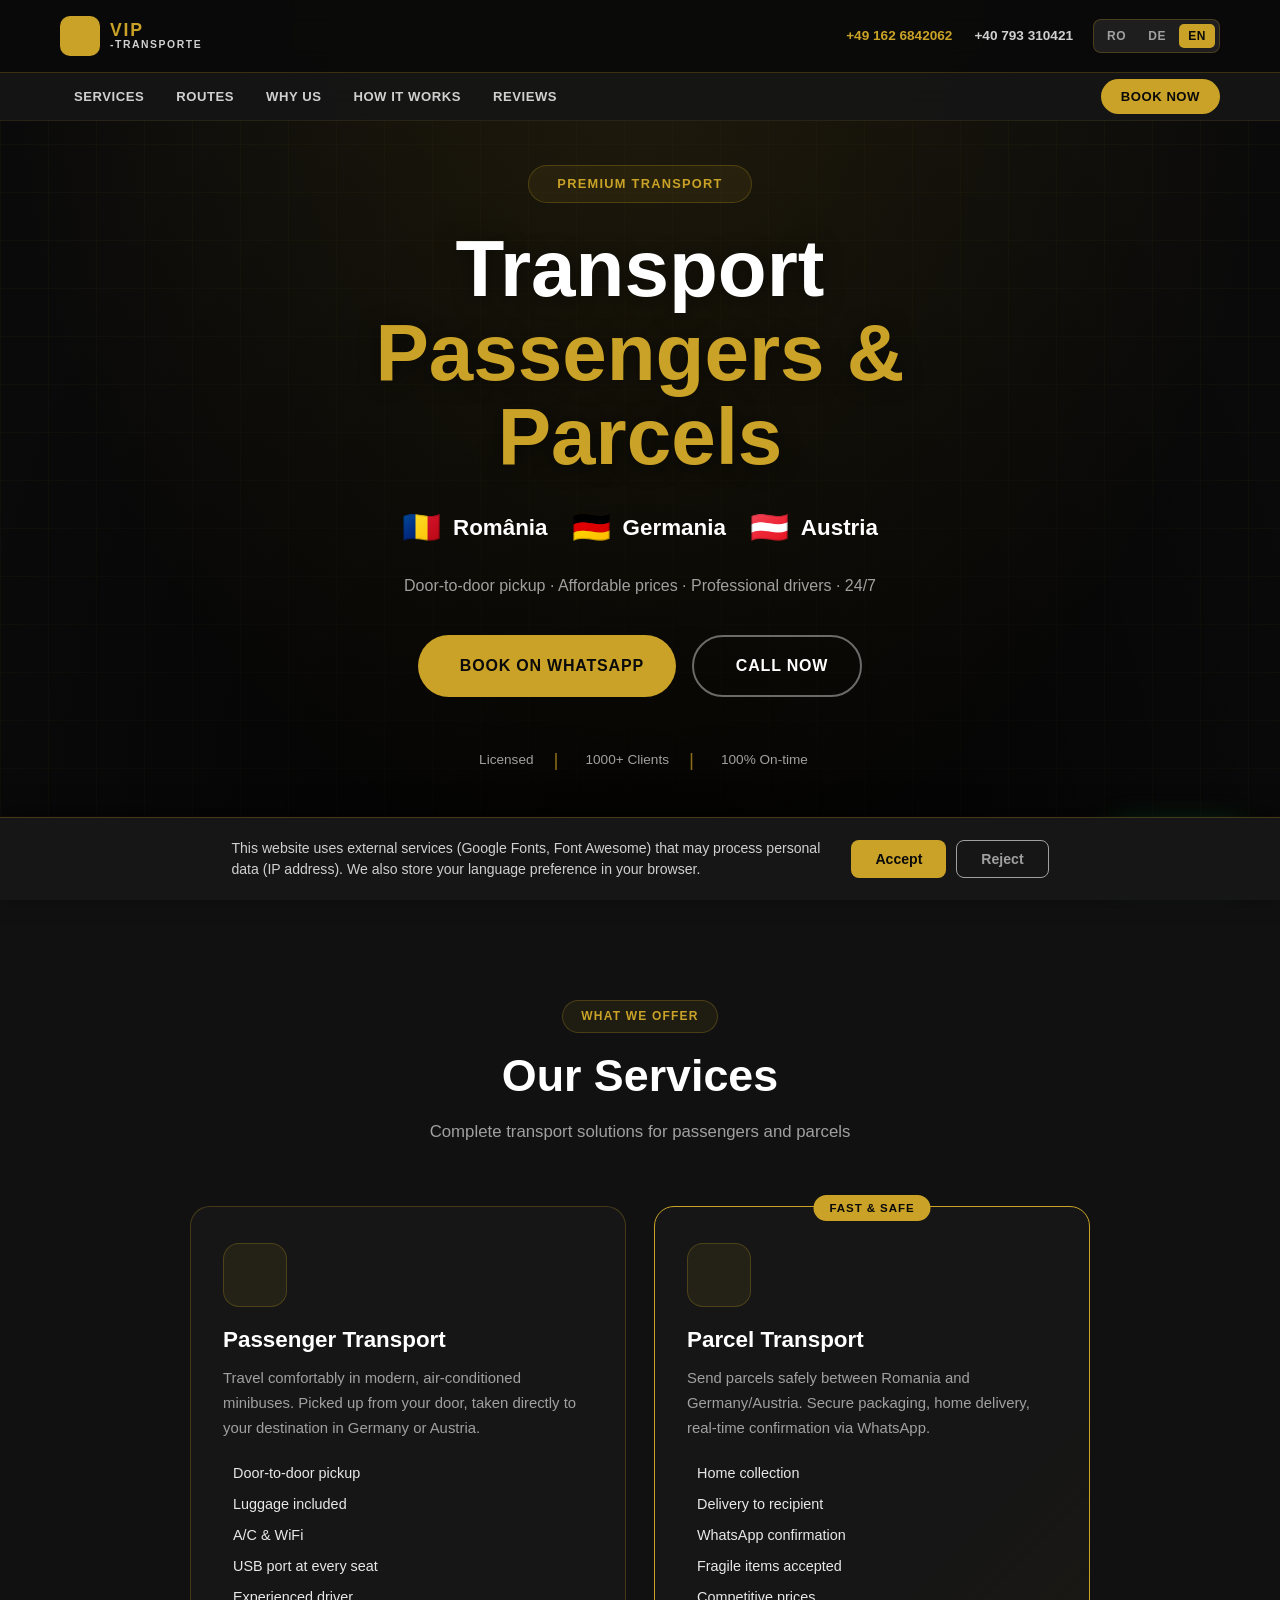
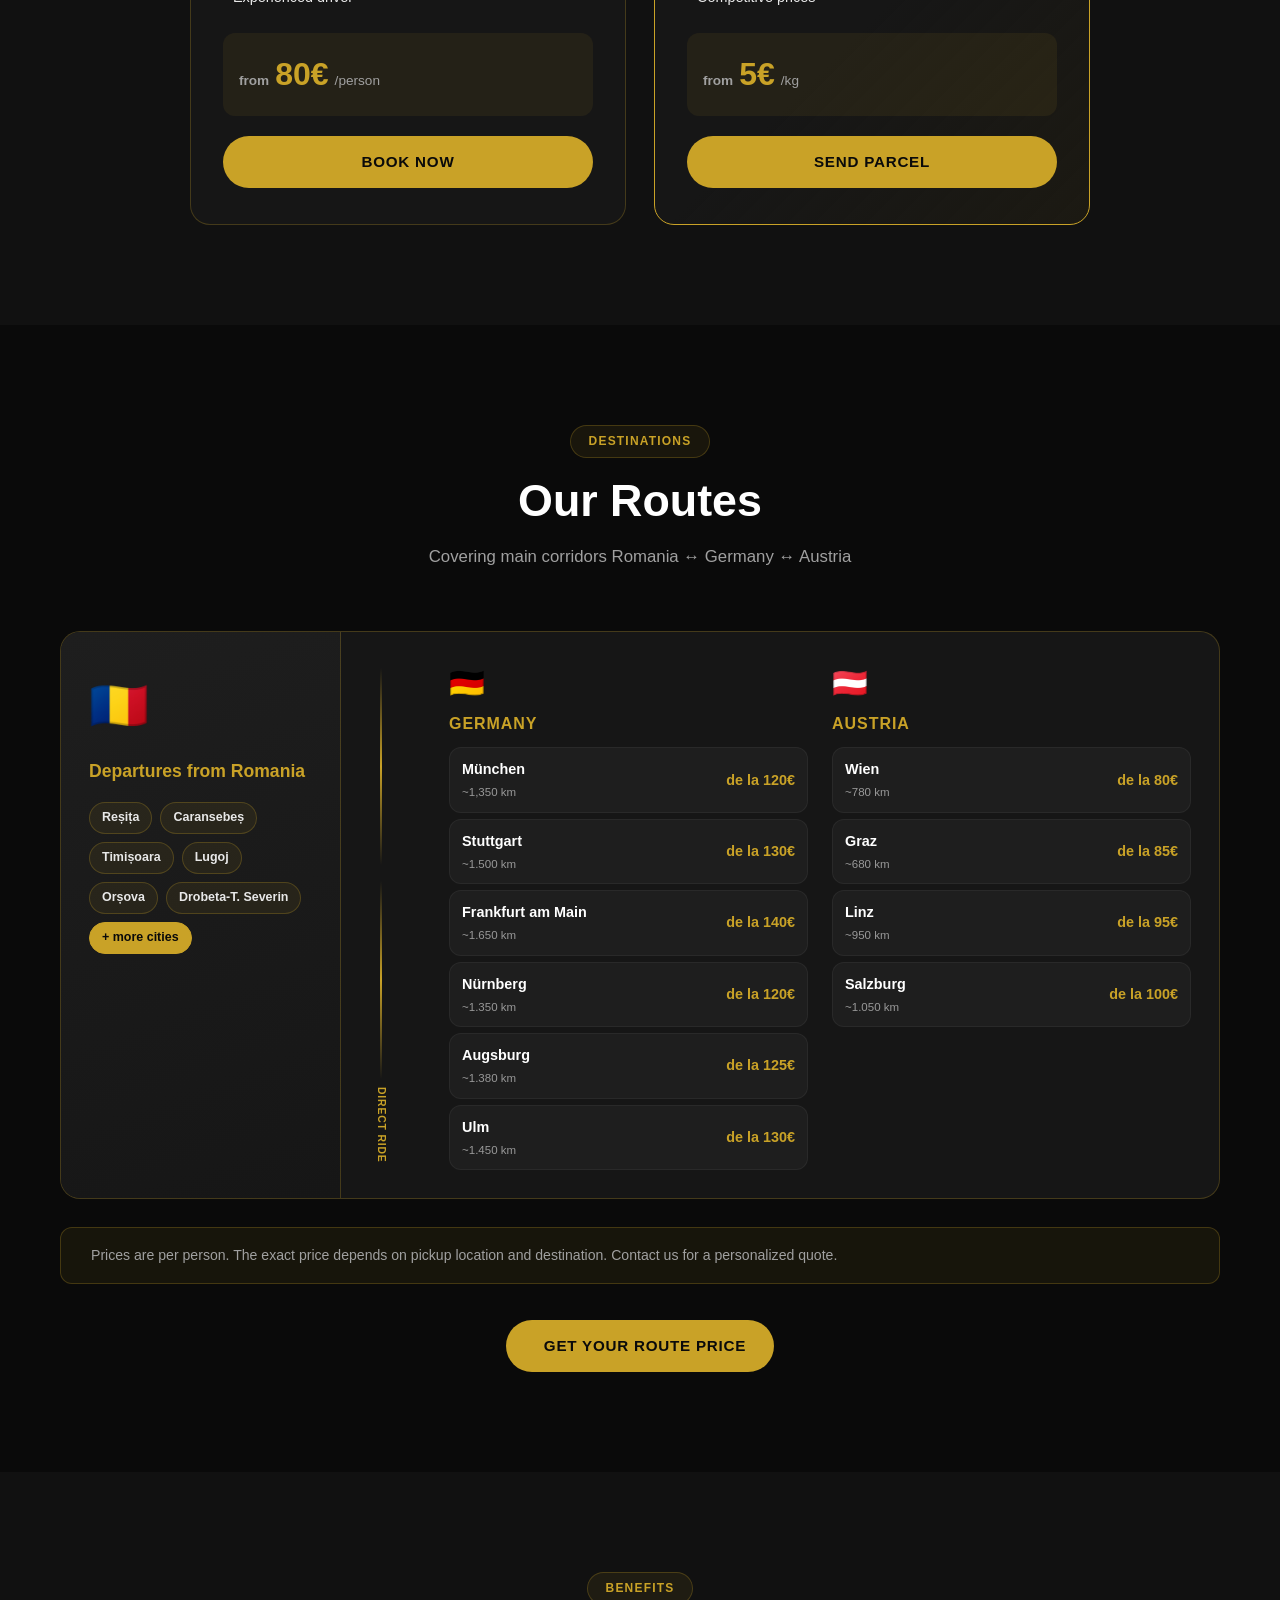
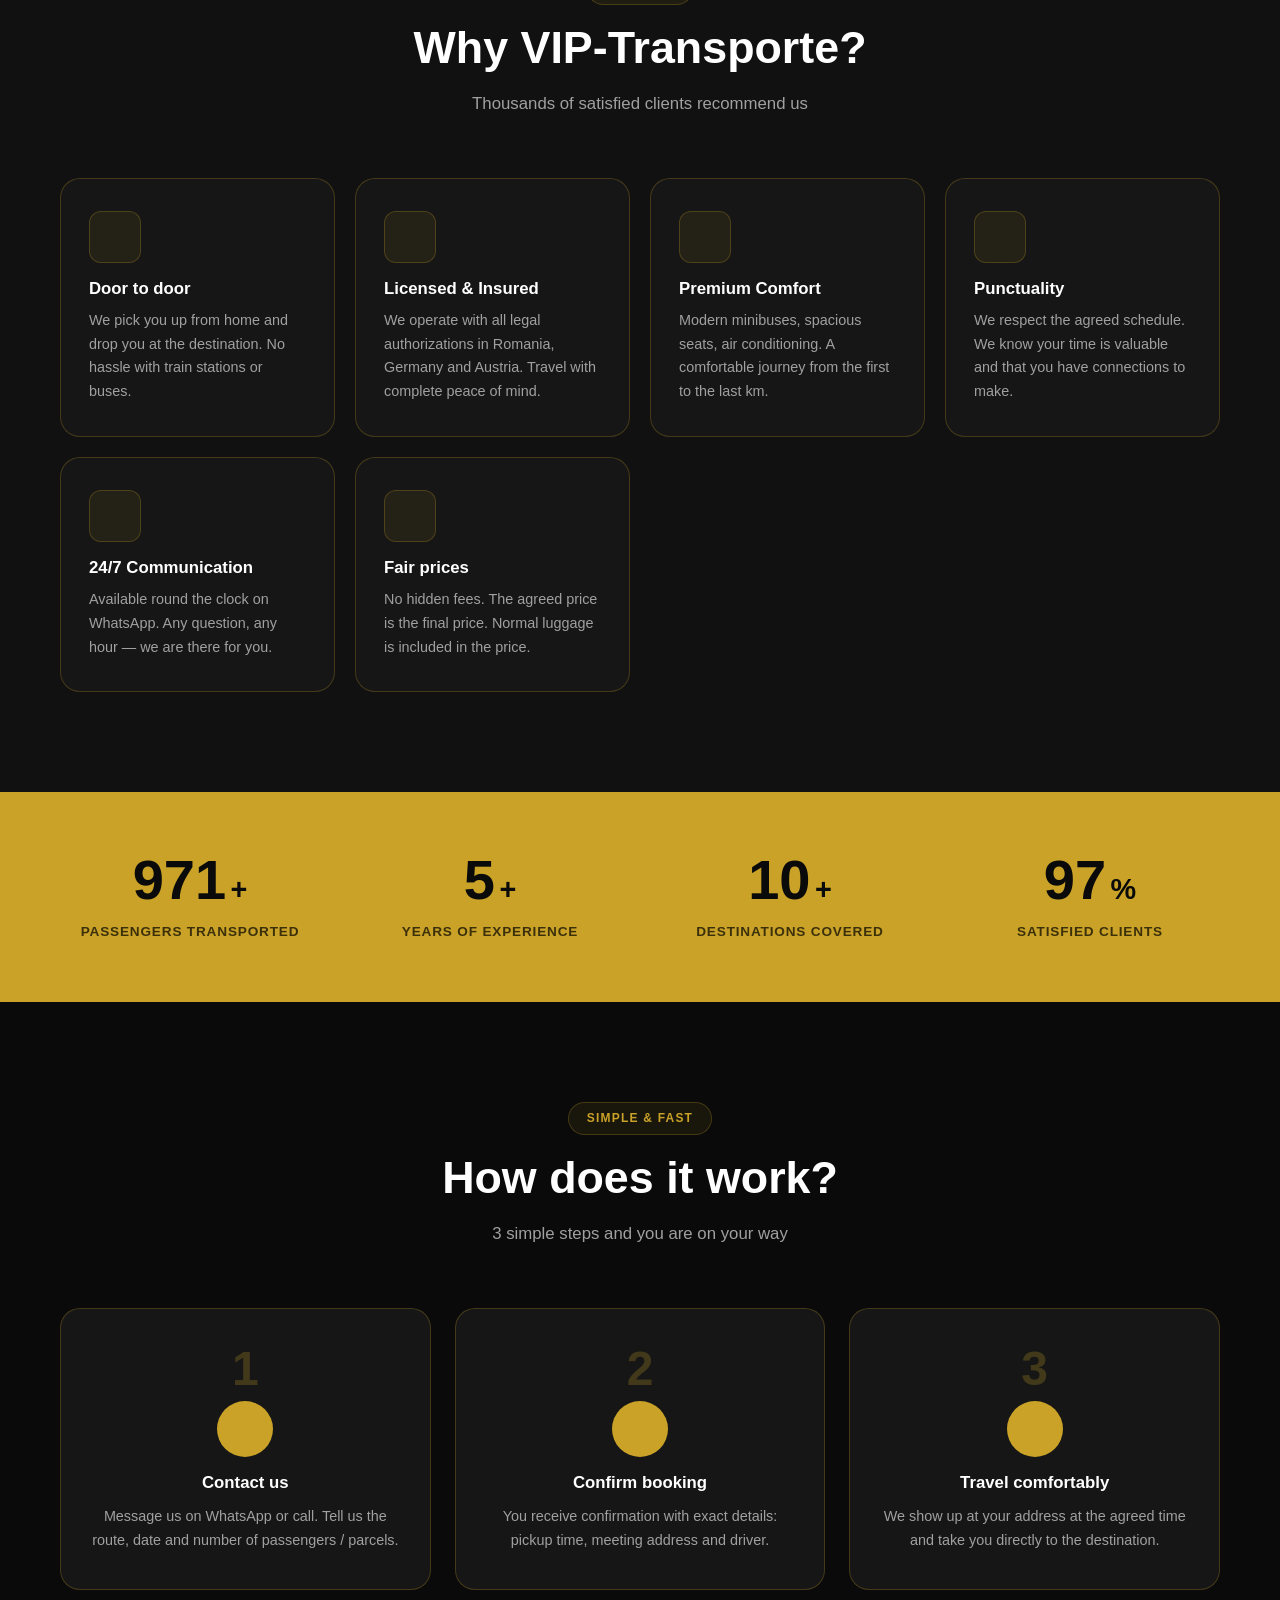
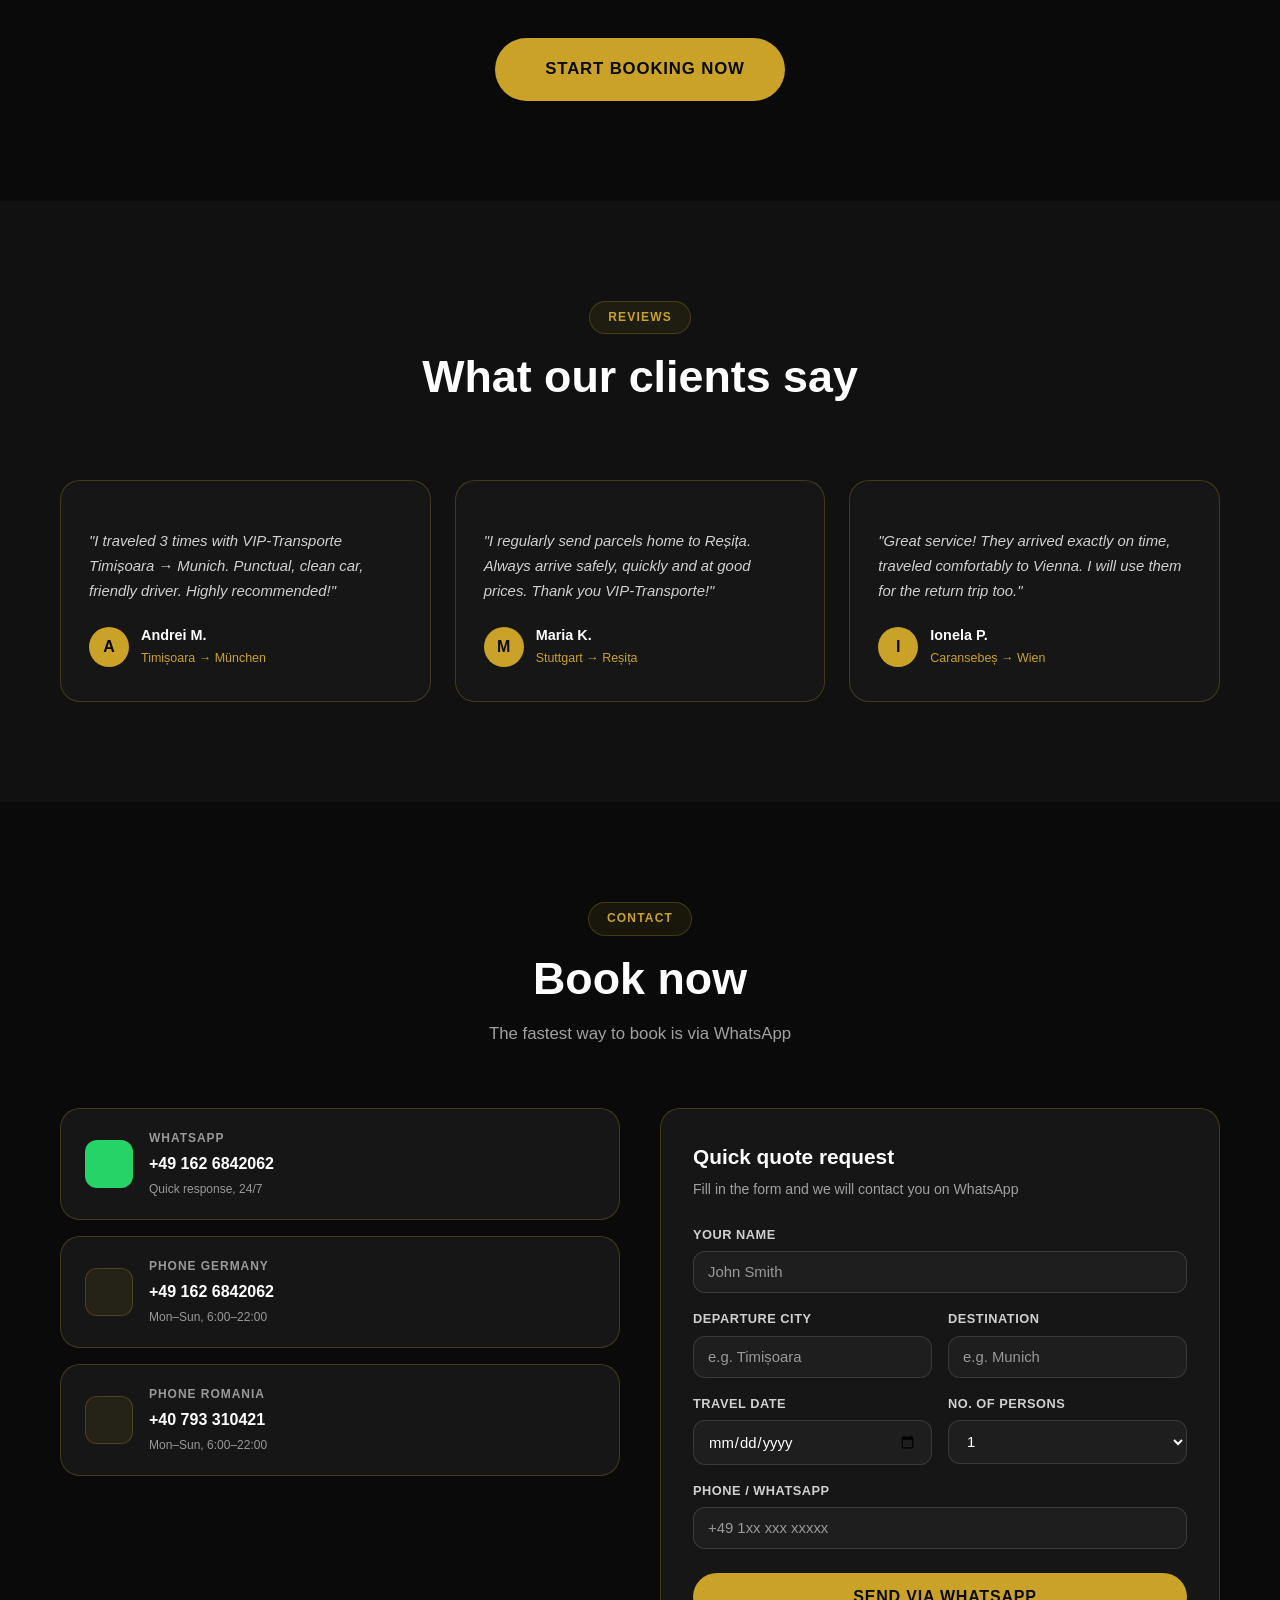
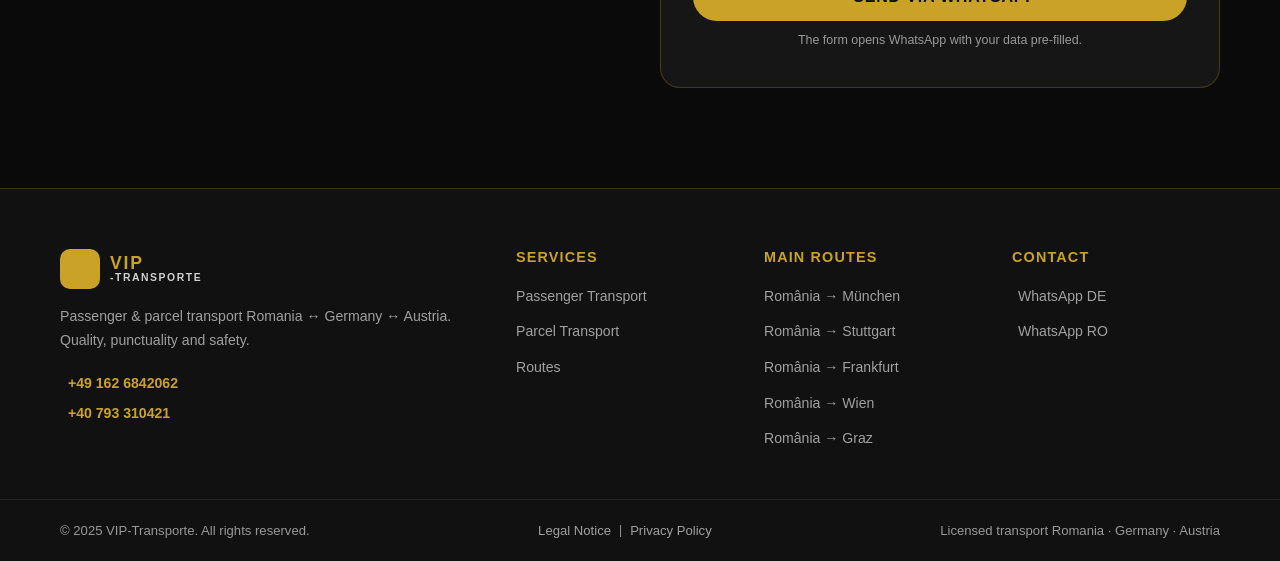
<file: index.html>
<!DOCTYPE html>
<html lang="ro">
<head>
  <meta charset="UTF-8">
  <meta name="viewport" content="width=device-width, initial-scale=1.0">

  <!-- SEO Primary -->
  <title data-i18n="meta_title">VIP-Transporte | Transport Persoane & Colete România - Germania - Austria</title>
  <meta name="description" data-i18n-attr="content" content="Transport persoane și colete România - Germania - Austria. Ridicare din ușă în ușă din Banat, Timișoara, Reșița. Rezervă acum: +49 162 6842062">
  <meta name="keywords" content="transport persoane Romania Germania, transport colete Romania Austria, minibus Romania Germania, VIP transport, curse Romania Germania, transport Timisoara Munchen, transport Resita Germania">
  <meta name="robots" content="index, follow">
  <link rel="canonical" href="https://vip-transporte.de/">

  <!-- Open Graph -->
  <meta property="og:type" content="website">
  <meta property="og:url" content="https://vip-transporte.de/">
  <meta property="og:title" content="VIP-Transporte | Transport Persoane & Colete România - Germania - Austria">
  <meta property="og:description" content="Transport persoane și colete România ↔ Germania ↔ Austria. Ușă în ușă, prețuri accesibile, șoferi de încredere.">
  <meta property="og:image" content="https://vip-transporte.de/img/og-image.jpg">

  <!-- Twitter Card -->
  <meta name="twitter:card" content="summary_large_image">
  <meta name="twitter:title" content="VIP-Transporte | Transport Persoane & Colete România - Germania - Austria">
  <meta name="twitter:description" content="Transport persoane și colete România ↔ Germania ↔ Austria. Ușă în ușă, prețuri accesibile, șoferi de încredere.">
  <meta name="twitter:image" content="https://vip-transporte.de/img/og-image.jpg">

  <!-- hreflang -->
  <link rel="alternate" hreflang="ro" href="https://vip-transporte.de/">
  <link rel="alternate" hreflang="de" href="https://vip-transporte.de/?lang=de">
  <link rel="alternate" hreflang="en" href="https://vip-transporte.de/?lang=en">

  <!-- Favicon & Theme -->
  <link rel="icon" type="image/svg+xml" href="img/favicon.svg">
  <meta name="theme-color" content="#0a0a0a">
  <link rel="manifest" href="manifest.json">

  <!-- Performance hints -->
  <link rel="dns-prefetch" href="https://wa.me">

  <!-- Fonts & Icons: loaded conditionally based on GDPR consent (see main.js) -->
  <script>
    // Load external resources only if consent was previously given
    if (localStorage.getItem('vt-consent') === 'accepted') {
      var l1 = document.createElement('link'); l1.rel = 'preconnect'; l1.href = 'https://fonts.googleapis.com'; document.head.appendChild(l1);
      var l2 = document.createElement('link'); l2.rel = 'preconnect'; l2.href = 'https://fonts.gstatic.com'; l2.crossOrigin = ''; document.head.appendChild(l2);
      var l3 = document.createElement('link'); l3.rel = 'stylesheet'; l3.href = 'https://fonts.googleapis.com/css2?family=Montserrat:wght@400;600;700;800;900&family=Open+Sans:wght@400;500;600&display=swap'; document.head.appendChild(l3);
      var l4 = document.createElement('link'); l4.rel = 'stylesheet'; l4.href = 'https://cdnjs.cloudflare.com/ajax/libs/font-awesome/6.5.0/css/all.min.css'; document.head.appendChild(l4);
    }
  </script>

  <!-- Styles -->
  <link rel="stylesheet" href="css/style.css">

  <!-- Schema.org -->
  <script type="application/ld+json">
  {
    "@context": "https://schema.org",
    "@type": "TransportationCompany",
    "name": "VIP-Transporte",
    "telephone": "+491626842062",
    "url": "https://vip-transporte.de",
    "image": "https://vip-transporte.de/img/og-image.jpg",
    "description": "Transport persoane si colete Romania - Germania - Austria. Ridicare din usa in usa, preturi accesibile, soferi profesionisti.",
    "areaServed": [
      {"@type": "Country", "name": "Romania"},
      {"@type": "Country", "name": "Germany"},
      {"@type": "Country", "name": "Austria"}
    ],
    "serviceType": ["Passenger Transport", "Parcel Delivery"],
    "priceRange": "€€",
    "openingHoursSpecification": {
      "@type": "OpeningHoursSpecification",
      "dayOfWeek": ["Monday","Tuesday","Wednesday","Thursday","Friday","Saturday","Sunday"],
      "opens": "06:00",
      "closes": "22:00"
    },
    "contactPoint": {
      "@type": "ContactPoint",
      "telephone": "+491626842062",
      "contactType": "customer service",
      "availableLanguage": ["Romanian", "German", "English"]
    },
    "aggregateRating": {
      "@type": "AggregateRating",
      "ratingValue": "5",
      "reviewCount": "3",
      "bestRating": "5"
    }
  }
  </script>
</head>
<body>

  <!-- Skip to content (accessibility) -->
  <a href="#hero" class="skip-to-content">Skip to content</a>

  <!-- ═══════════════════════════════════════
       FLOATING WHATSAPP BUTTON
  ═══════════════════════════════════════ -->
  <a href="https://wa.me/491626842062" target="_blank" rel="noopener" class="whatsapp-float" aria-label="WhatsApp">
    <i class="fab fa-whatsapp"></i>
    <span data-i18n="wa_float">Scrie acum</span>
  </a>

  <!-- ═══════════════════════════════════════
       HEADER / NAVIGATION
  ═══════════════════════════════════════ -->
  <header class="site-header" id="site-header">
    <div class="container header-inner">
      <!-- Logo -->
      <a href="#hero" class="logo">
        <div class="logo-icon">
          <i class="fas fa-van-shuttle"></i>
        </div>
        <div class="logo-text">
          <span class="logo-vip">VIP</span>
          <span class="logo-transporte">-TRANSPORTE</span>
        </div>
      </a>

      <!-- Phone top bar -->
      <div class="header-phones">
        <a href="tel:+491626842062" class="phone-link">
          <i class="fas fa-phone"></i>
          <span>+49 162 6842062</span>
        </a>
        <a href="tel:+40793310421" class="phone-link phone-ro">
          <i class="fas fa-phone"></i>
          <span>+40 793 310421</span>
        </a>
      </div>

      <!-- Language switcher -->
      <div class="lang-switcher" role="navigation" aria-label="Language selector">
        <button class="lang-btn active" data-lang="ro">RO</button>
        <button class="lang-btn" data-lang="de">DE</button>
        <button class="lang-btn" data-lang="en">EN</button>
      </div>

      <!-- Mobile menu toggle -->
      <button class="burger" id="burger" aria-label="Menu" aria-expanded="false">
        <span></span><span></span><span></span>
      </button>
    </div>

    <!-- Mobile nav -->
    <nav class="mobile-nav" id="mobile-nav" aria-hidden="true">
      <a href="#services" data-i18n="nav_services">Servicii</a>
      <a href="#routes" data-i18n="nav_routes">Rute</a>
      <a href="#why-us" data-i18n="nav_why">De ce noi</a>
      <a href="#how-it-works" data-i18n="nav_how">Cum functioneaza</a>
      <a href="#contact" class="btn-nav-cta" data-i18n="nav_book">Rezerva acum</a>
    </nav>
  </header>

  <!-- Desktop nav bar -->
  <nav class="desktop-nav" id="desktop-nav">
    <div class="container desktop-nav-inner">
      <a href="#services" data-i18n="nav_services">Servicii</a>
      <a href="#routes" data-i18n="nav_routes">Rute</a>
      <a href="#why-us" data-i18n="nav_why">De ce noi</a>
      <a href="#how-it-works" data-i18n="nav_how">Cum functioneaza</a>
      <a href="#testimonials" data-i18n="nav_testimonials">Recenzii</a>
      <a href="#contact" class="btn-nav-cta" data-i18n="nav_book">Rezerva acum</a>
    </div>
  </nav>

  <main>
    <!-- ═══════════════════════════════════════
         HERO SECTION
    ═══════════════════════════════════════ -->
    <section class="hero" id="hero">
      <div class="hero-bg-grid"></div>
      <div class="hero-overlay"></div>

      <div class="container hero-content">
        <div class="hero-badge" data-aos="fade-down">
          <i class="fas fa-star"></i>
          <span data-i18n="hero_badge">Transport Premium</span>
          <i class="fas fa-star"></i>
        </div>

        <h1 class="hero-title" data-aos="fade-up" data-aos-delay="100">
          <span data-i18n="hero_title1">Transport</span><br>
          <span class="text-gold" data-i18n="hero_title2">Persoane & Colete</span>
        </h1>

        <p class="hero-subtitle" data-aos="fade-up" data-aos-delay="200">
          <span class="route-flag">🇷🇴</span>
          <span class="route-text">România</span>
          <span class="route-arrow"><i class="fas fa-arrows-left-right"></i></span>
          <span class="route-flag">🇩🇪</span>
          <span class="route-text">Germania</span>
          <span class="route-arrow"><i class="fas fa-arrows-left-right"></i></span>
          <span class="route-flag">🇦🇹</span>
          <span class="route-text">Austria</span>
        </p>

        <p class="hero-desc" data-aos="fade-up" data-aos-delay="300" data-i18n="hero_desc">
          Ridicare din ușă în ușă · Prețuri accesibile · Șoferi profesioniști · 24/7
        </p>

        <div class="hero-ctas" data-aos="fade-up" data-aos-delay="400">
          <a href="https://wa.me/491626842062?text=Buna%20ziua!%20Doresc%20o%20rezervare." target="_blank" rel="noopener" class="btn-primary btn-hero">
            <i class="fab fa-whatsapp"></i>
            <span data-i18n="hero_cta_wa">Rezervă pe WhatsApp</span>
          </a>
          <a href="tel:+491626842062" class="btn-secondary btn-hero">
            <i class="fas fa-phone"></i>
            <span data-i18n="hero_cta_call">Sună acum</span>
          </a>
        </div>

        <div class="hero-trust" data-aos="fade-up" data-aos-delay="500">
          <div class="trust-item">
            <i class="fas fa-shield-halved"></i>
            <span data-i18n="trust1">Autorizat</span>
          </div>
          <div class="trust-divider">|</div>
          <div class="trust-item">
            <i class="fas fa-users"></i>
            <span data-i18n="trust2">1000+ Clienți</span>
          </div>
          <div class="trust-divider">|</div>
          <div class="trust-item">
            <i class="fas fa-clock"></i>
            <span data-i18n="trust3">Punctualitate 100%</span>
          </div>
        </div>
      </div>

      <div class="hero-scroll-hint">
        <i class="fas fa-chevron-down"></i>
      </div>
    </section>

    <!-- ═══════════════════════════════════════
         SERVICES SECTION
    ═══════════════════════════════════════ -->
    <section class="section services" id="services">
      <div class="container">
        <div class="section-header" data-aos="fade-up">
          <span class="section-tag" data-i18n="services_tag">Ce oferim</span>
          <h2 class="section-title" data-i18n="services_title">Serviciile noastre</h2>
          <p class="section-subtitle" data-i18n="services_subtitle">Soluții complete de transport pentru persoane și colete</p>
        </div>

        <div class="services-grid">
          <!-- Card 1: Persoane -->
          <div class="service-card" data-aos="fade-up" data-aos-delay="100">
            <div class="service-icon">
              <i class="fas fa-users"></i>
            </div>
            <h3 data-i18n="svc1_title">Transport Persoane</h3>
            <p data-i18n="svc1_desc">Călătorești confortabil în minibusuri moderne, cu aer condiționat. Ridicare din fața casei, dus direct la destinație în Germania sau Austria.</p>
            <ul class="service-features">
              <li><i class="fas fa-check"></i> <span data-i18n="svc1_f1">Ridicare din ușă în ușă</span></li>
              <li><i class="fas fa-check"></i> <span data-i18n="svc1_f2">Bagaj inclus</span></li>
              <li><i class="fas fa-check"></i> <span data-i18n="svc1_f3">Aer condiționat & WiFi</span></li>
              <li><i class="fas fa-check"></i> <span data-i18n="svc1_f4">Priza USB la fiecare loc</span></li>
              <li><i class="fas fa-check"></i> <span data-i18n="svc1_f5">Șofer cu experiență</span></li>
            </ul>
            <div class="service-price">
              <span class="price-from" data-i18n="from">de la</span>
              <span class="price-amount">80€</span>
              <span class="price-per" data-i18n="per_person">/persoană</span>
            </div>
            <a href="https://wa.me/491626842062?text=Buna%20ziua!%20Doresc%20transport%20persoane." target="_blank" rel="noopener" class="btn-primary service-btn" data-i18n="book_now">
              Rezervă acum
            </a>
          </div>

          <!-- Card 2: Colete -->
          <div class="service-card service-card--featured" data-aos="fade-up" data-aos-delay="200">
            <div class="service-badge" data-i18n="popular">Rapid & Sigur</div>
            <div class="service-icon">
              <i class="fas fa-box-open"></i>
            </div>
            <h3 data-i18n="svc2_title">Transport Colete</h3>
            <p data-i18n="svc2_desc">Trimite colete în siguranță între România și Germania/Austria. Ambalare sigură, livrare la domiciliu, tracking în timp real prin WhatsApp.</p>
            <ul class="service-features">
              <li><i class="fas fa-check"></i> <span data-i18n="svc2_f1">Colectare la domiciliu</span></li>
              <li><i class="fas fa-check"></i> <span data-i18n="svc2_f2">Livrare la destinatar</span></li>
              <li><i class="fas fa-check"></i> <span data-i18n="svc2_f3">Confirmare WhatsApp</span></li>
              <li><i class="fas fa-check"></i> <span data-i18n="svc2_f4">Colete fragile acceptate</span></li>
              <li><i class="fas fa-check"></i> <span data-i18n="svc2_f5">Prețuri competitive</span></li>
            </ul>
            <div class="service-price">
              <span class="price-from" data-i18n="from">de la</span>
              <span class="price-amount">5€</span>
              <span class="price-per" data-i18n="per_kg">/kg</span>
            </div>
            <a href="https://wa.me/491626842062?text=Buna%20ziua!%20Doresc%20sa%20trimit%20un%20colet." target="_blank" rel="noopener" class="btn-primary service-btn" data-i18n="send_parcel">
              Trimite colet
            </a>
          </div>
        </div>
      </div>
    </section>

    <!-- ═══════════════════════════════════════
         ROUTES SECTION
    ═══════════════════════════════════════ -->
    <section class="section routes" id="routes">
      <div class="container">
        <div class="section-header" data-aos="fade-up">
          <span class="section-tag" data-i18n="routes_tag">Destinații</span>
          <h2 class="section-title" data-i18n="routes_title">Rutele noastre</h2>
          <p class="section-subtitle" data-i18n="routes_subtitle">Acoperim principalele coridoare România ↔ Germania ↔ Austria</p>
        </div>

        <!-- Route corridor visual -->
        <div class="corridor" data-aos="fade-up">
          <div class="corridor-country">
            <div class="corridor-flag">🇷🇴</div>
            <h3 data-i18n="ro_departure">Plecări din România</h3>
            <div class="city-list">
              <span class="city-tag">Reșița</span>
              <span class="city-tag">Caransebeș</span>
              <span class="city-tag">Timișoara</span>
              <span class="city-tag">Lugoj</span>
              <span class="city-tag">Orșova</span>
              <span class="city-tag">Drobeta-T. Severin</span>
              <span class="city-tag city-tag--more" data-i18n="and_more">+ alte orașe</span>
            </div>
          </div>

          <div class="corridor-arrow">
            <div class="arrow-line"></div>
            <div class="arrow-icon"><i class="fas fa-arrows-left-right"></i></div>
            <div class="arrow-line"></div>
            <span class="arrow-time" data-i18n="direct_ride">Mers direct</span>
          </div>

          <div class="corridor-destinations">
            <!-- Germany -->
            <div class="dest-country">
              <div class="dest-flag">🇩🇪</div>
              <h4 data-i18n="germany">Germania</h4>
              <div class="dest-routes">
                <div class="route-item">
                  <div class="route-info">
                    <span class="route-city">München</span>
                    <span class="route-dist" data-i18n="approx_dist">~1.350 km</span>
                  </div>
                  <span class="route-price">de la 120€</span>
                </div>
                <div class="route-item">
                  <div class="route-info">
                    <span class="route-city">Stuttgart</span>
                    <span class="route-dist">~1.500 km</span>
                  </div>
                  <span class="route-price">de la 130€</span>
                </div>
                <div class="route-item">
                  <div class="route-info">
                    <span class="route-city">Frankfurt am Main</span>
                    <span class="route-dist">~1.650 km</span>
                  </div>
                  <span class="route-price">de la 140€</span>
                </div>
                <div class="route-item">
                  <div class="route-info">
                    <span class="route-city">Nürnberg</span>
                    <span class="route-dist">~1.350 km</span>
                  </div>
                  <span class="route-price">de la 120€</span>
                </div>
                <div class="route-item">
                  <div class="route-info">
                    <span class="route-city">Augsburg</span>
                    <span class="route-dist">~1.380 km</span>
                  </div>
                  <span class="route-price">de la 125€</span>
                </div>
                <div class="route-item">
                  <div class="route-info">
                    <span class="route-city">Ulm</span>
                    <span class="route-dist">~1.450 km</span>
                  </div>
                  <span class="route-price">de la 130€</span>
                </div>
              </div>
            </div>

            <!-- Austria -->
            <div class="dest-country">
              <div class="dest-flag">🇦🇹</div>
              <h4 data-i18n="austria">Austria</h4>
              <div class="dest-routes">
                <div class="route-item">
                  <div class="route-info">
                    <span class="route-city">Wien</span>
                    <span class="route-dist">~780 km</span>
                  </div>
                  <span class="route-price">de la 80€</span>
                </div>
                <div class="route-item">
                  <div class="route-info">
                    <span class="route-city">Graz</span>
                    <span class="route-dist">~680 km</span>
                  </div>
                  <span class="route-price">de la 85€</span>
                </div>
                <div class="route-item">
                  <div class="route-info">
                    <span class="route-city">Linz</span>
                    <span class="route-dist">~950 km</span>
                  </div>
                  <span class="route-price">de la 95€</span>
                </div>
                <div class="route-item">
                  <div class="route-info">
                    <span class="route-city">Salzburg</span>
                    <span class="route-dist">~1.050 km</span>
                  </div>
                  <span class="route-price">de la 100€</span>
                </div>
              </div>
            </div>
          </div>
        </div>

        <div class="routes-note" data-aos="fade-up">
          <i class="fas fa-circle-info"></i>
          <span data-i18n="routes_note">Prețurile sunt per persoană. Prețul exact depinde de locul de ridicare și destinație. Contactați-ne pentru ofertă personalizată.</span>
        </div>

        <div class="routes-cta" data-aos="fade-up">
          <a href="https://wa.me/491626842062?text=Buna%20ziua!%20Doresc%20un%20pret%20pentru%20ruta:" target="_blank" rel="noopener" class="btn-primary">
            <i class="fab fa-whatsapp"></i>
            <span data-i18n="get_price">Cere prețul rutei tale</span>
          </a>
        </div>
      </div>
    </section>

    <!-- ═══════════════════════════════════════
         WHY US SECTION
    ═══════════════════════════════════════ -->
    <section class="section why-us" id="why-us">
      <div class="container">
        <div class="section-header" data-aos="fade-up">
          <span class="section-tag" data-i18n="why_tag">Avantaje</span>
          <h2 class="section-title" data-i18n="why_title">De ce VIP-Transporte?</h2>
          <p class="section-subtitle" data-i18n="why_subtitle">Mii de clienți mulțumiți ne recomandă</p>
        </div>

        <div class="why-grid">
          <div class="why-card" data-aos="fade-up" data-aos-delay="0">
            <div class="why-icon"><i class="fas fa-door-open"></i></div>
            <h3 data-i18n="why1_title">Ușă în ușă</h3>
            <p data-i18n="why1_desc">Te ridicăm de acasă și te lăsăm la destinație. Fără bătăi de cap cu gara sau autobuzul.</p>
          </div>
          <div class="why-card" data-aos="fade-up" data-aos-delay="100">
            <div class="why-icon"><i class="fas fa-shield-halved"></i></div>
            <h3 data-i18n="why2_title">Autorizat & Asigurat</h3>
            <p data-i18n="why2_desc">Funcționăm cu toate autorizațiile legale în Romania, Germania și Austria. Călătorești în deplină siguranță.</p>
          </div>
          <div class="why-card" data-aos="fade-up" data-aos-delay="200">
            <div class="why-icon"><i class="fas fa-couch"></i></div>
            <h3 data-i18n="why3_title">Confort Premium</h3>
            <p data-i18n="why3_desc">Minibusuri moderne, locuri spațioase, aer condiționat. O călătorie confortabilă de la primul până la ultimul km.</p>
          </div>
          <div class="why-card" data-aos="fade-up" data-aos-delay="300">
            <div class="why-icon"><i class="fas fa-clock"></i></div>
            <h3 data-i18n="why4_title">Punctualitate</h3>
            <p data-i18n="why4_desc">Respectăm orarul stabilit. Știm că timpul tău este prețios și că ai conexiuni de respectat.</p>
          </div>
          <div class="why-card" data-aos="fade-up" data-aos-delay="400">
            <div class="why-icon"><i class="fab fa-whatsapp"></i></div>
            <h3 data-i18n="why5_title">Comunicare 24/7</h3>
            <p data-i18n="why5_desc">Disponibili non-stop pe WhatsApp. Orice întrebare, orice oră — suntem acolo pentru tine.</p>
          </div>
          <div class="why-card" data-aos="fade-up" data-aos-delay="500">
            <div class="why-icon"><i class="fas fa-tags"></i></div>
            <h3 data-i18n="why6_title">Prețuri corecte</h3>
            <p data-i18n="why6_desc">Fără tarife ascunse. Prețul agreat este prețul final. Bagajul normal este inclus în preț.</p>
          </div>
        </div>
      </div>
    </section>

    <!-- ═══════════════════════════════════════
         STATS COUNTER SECTION
    ═══════════════════════════════════════ -->
    <section class="section stats">
      <div class="container stats-grid">
        <div class="stat-item" data-aos="zoom-in" data-aos-delay="0">
          <span class="stat-number" data-target="1000">0</span>
          <span class="stat-plus">+</span>
          <span class="stat-label" data-i18n="stat1">Clienți transportați</span>
        </div>
        <div class="stat-item" data-aos="zoom-in" data-aos-delay="100">
          <span class="stat-number" data-target="5">0</span>
          <span class="stat-plus">+</span>
          <span class="stat-label" data-i18n="stat2">Ani de experiență</span>
        </div>
        <div class="stat-item" data-aos="zoom-in" data-aos-delay="200">
          <span class="stat-number" data-target="10">0</span>
          <span class="stat-plus">+</span>
          <span class="stat-label" data-i18n="stat3">Destinații acoperite</span>
        </div>
        <div class="stat-item" data-aos="zoom-in" data-aos-delay="300">
          <span class="stat-number" data-target="100">0</span>
          <span class="stat-plus">%</span>
          <span class="stat-label" data-i18n="stat4">Clienți mulțumiți</span>
        </div>
      </div>
    </section>

    <!-- ═══════════════════════════════════════
         HOW IT WORKS SECTION
    ═══════════════════════════════════════ -->
    <section class="section how-it-works" id="how-it-works">
      <div class="container">
        <div class="section-header" data-aos="fade-up">
          <span class="section-tag" data-i18n="how_tag">Simplu & Rapid</span>
          <h2 class="section-title" data-i18n="how_title">Cum funcționează?</h2>
          <p class="section-subtitle" data-i18n="how_subtitle">3 pași simpli și ești pe drum</p>
        </div>

        <div class="steps-grid">
          <div class="step" data-aos="fade-up" data-aos-delay="0">
            <div class="step-number">1</div>
            <div class="step-icon"><i class="fab fa-whatsapp"></i></div>
            <h3 data-i18n="step1_title">Contactează-ne</h3>
            <p data-i18n="step1_desc">Scrie pe WhatsApp sau sună. Spune-ne ruta, data și numărul de persoane / colete.</p>
          </div>

          <div class="step-connector" data-aos="fade-up" data-aos-delay="50">
            <i class="fas fa-arrow-right"></i>
          </div>

          <div class="step" data-aos="fade-up" data-aos-delay="100">
            <div class="step-number">2</div>
            <div class="step-icon"><i class="fas fa-calendar-check"></i></div>
            <h3 data-i18n="step2_title">Confirmăm rezervarea</h3>
            <p data-i18n="step2_desc">Primești confirmarea cu detalii exacte: ora de ridicare, adresa de întâlnire și șoferul.</p>
          </div>

          <div class="step-connector" data-aos="fade-up" data-aos-delay="150">
            <i class="fas fa-arrow-right"></i>
          </div>

          <div class="step" data-aos="fade-up" data-aos-delay="200">
            <div class="step-number">3</div>
            <div class="step-icon"><i class="fas fa-map-location-dot"></i></div>
            <h3 data-i18n="step3_title">Călătorești confortabil</h3>
            <p data-i18n="step3_desc">Ne prezentăm la adresa ta la ora stabilită și te ducem direct la destinație. Simplu și sigur.</p>
          </div>
        </div>

        <div class="how-cta" data-aos="fade-up">
          <a href="https://wa.me/491626842062?text=Buna%20ziua!%20Doresc%20o%20rezervare." target="_blank" rel="noopener" class="btn-primary btn-large">
            <i class="fab fa-whatsapp"></i>
            <span data-i18n="start_booking">Începe rezervarea acum</span>
          </a>
        </div>
      </div>
    </section>

    <!-- ═══════════════════════════════════════
         TESTIMONIALS SECTION
    ═══════════════════════════════════════ -->
    <section class="section testimonials" id="testimonials">
      <div class="container">
        <div class="section-header" data-aos="fade-up">
          <span class="section-tag" data-i18n="testi_tag">Recenzii</span>
          <h2 class="section-title" data-i18n="testi_title">Ce spun clienții noștri</h2>
          <div class="stars-row">
            <i class="fas fa-star"></i><i class="fas fa-star"></i><i class="fas fa-star"></i>
            <i class="fas fa-star"></i><i class="fas fa-star"></i>
          </div>
        </div>

        <div class="testimonials-grid">
          <div class="testi-card" data-aos="fade-up" data-aos-delay="0">
            <div class="testi-stars">
              <i class="fas fa-star"></i><i class="fas fa-star"></i><i class="fas fa-star"></i><i class="fas fa-star"></i><i class="fas fa-star"></i>
            </div>
            <p class="testi-text" data-i18n="testi1_text">"Am călătorit de 3 ori cu VIP-Transporte Timișoara → München. Punctuali, mașina curată, șofer amabil. Recomand cu toată inima!"</p>
            <div class="testi-author">
              <div class="testi-avatar">A</div>
              <div>
                <span class="testi-name">Andrei M.</span>
                <span class="testi-route">Timișoara → München</span>
              </div>
            </div>
          </div>

          <div class="testi-card" data-aos="fade-up" data-aos-delay="100">
            <div class="testi-stars">
              <i class="fas fa-star"></i><i class="fas fa-star"></i><i class="fas fa-star"></i><i class="fas fa-star"></i><i class="fas fa-star"></i>
            </div>
            <p class="testi-text" data-i18n="testi2_text">"Trimit colete regulat acasă în Reșița. Mereu ajung în siguranță, rapid și la prețuri bune. Mulțumesc VIP-Transporte!"</p>
            <div class="testi-author">
              <div class="testi-avatar">M</div>
              <div>
                <span class="testi-name">Maria K.</span>
                <span class="testi-route">Stuttgart → Reșița</span>
              </div>
            </div>
          </div>

          <div class="testi-card" data-aos="fade-up" data-aos-delay="200">
            <div class="testi-stars">
              <i class="fas fa-star"></i><i class="fas fa-star"></i><i class="fas fa-star"></i><i class="fas fa-star"></i><i class="fas fa-star"></i>
            </div>
            <p class="testi-text" data-i18n="testi3_text">"Super serviciu! Au venit exact la ora stabilită, am ajuns confortabil la Viena. Îi voi folosi și la drum de întoarcere."</p>
            <div class="testi-author">
              <div class="testi-avatar">I</div>
              <div>
                <span class="testi-name">Ionela P.</span>
                <span class="testi-route">Caransebeș → Wien</span>
              </div>
            </div>
          </div>
        </div>
      </div>
    </section>

    <!-- ═══════════════════════════════════════
         CONTACT / BOOKING SECTION
    ═══════════════════════════════════════ -->
    <section class="section contact" id="contact">
      <div class="container">
        <div class="section-header" data-aos="fade-up">
          <span class="section-tag" data-i18n="contact_tag">Contact</span>
          <h2 class="section-title" data-i18n="contact_title">Rezervă acum</h2>
          <p class="section-subtitle" data-i18n="contact_subtitle">Cel mai rapid mod de rezervare este prin WhatsApp</p>
        </div>

        <div class="contact-grid">
          <!-- Contact cards -->
          <div class="contact-cards" data-aos="fade-right">
            <a href="https://wa.me/491626842062?text=Buna%20ziua!%20Doresc%20o%20rezervare." target="_blank" rel="noopener" class="contact-card contact-card--whatsapp">
              <div class="contact-card-icon"><i class="fab fa-whatsapp"></i></div>
              <div class="contact-card-info">
                <span class="contact-card-label">WhatsApp</span>
                <span class="contact-card-value">+49 162 6842062</span>
                <span class="contact-card-sub" data-i18n="wa_sub">Răspundem rapid, 24/7</span>
              </div>
              <i class="fas fa-arrow-right contact-card-arrow"></i>
            </a>

            <a href="tel:+491626842062" class="contact-card contact-card--phone">
              <div class="contact-card-icon"><i class="fas fa-phone"></i></div>
              <div class="contact-card-info">
                <span class="contact-card-label" data-i18n="phone_de">Telefon Germania</span>
                <span class="contact-card-value">+49 162 6842062</span>
                <span class="contact-card-sub" data-i18n="phone_sub">Luni–Duminică, 6:00–22:00</span>
              </div>
              <i class="fas fa-arrow-right contact-card-arrow"></i>
            </a>

            <a href="tel:+40793310421" class="contact-card contact-card--phone">
              <div class="contact-card-icon"><i class="fas fa-phone"></i></div>
              <div class="contact-card-info">
                <span class="contact-card-label" data-i18n="phone_ro">Telefon România</span>
                <span class="contact-card-value">+40 793 310421</span>
                <span class="contact-card-sub" data-i18n="phone_sub">Luni–Duminică, 6:00–22:00</span>
              </div>
              <i class="fas fa-arrow-right contact-card-arrow"></i>
            </a>
          </div>

          <!-- Quick booking form -->
          <div class="booking-form" data-aos="fade-left">
            <h3 data-i18n="form_title">Cerere rapidă de ofertă</h3>
            <p data-i18n="form_subtitle">Completează formularul și te contactăm pe WhatsApp</p>
            <form id="booking-form" novalidate>
              <div class="form-group">
                <label for="f-name" data-i18n="form_name">Numele tău</label>
                <input type="text" id="f-name" name="name" required autocomplete="name" placeholder="Ion Popescu">
              </div>
              <div class="form-row">
                <div class="form-group">
                  <label for="f-from" data-i18n="form_from">De unde pleci</label>
                  <input type="text" id="f-from" name="from" required placeholder="ex: Reșița">
                </div>
                <div class="form-group">
                  <label for="f-to" data-i18n="form_to">Unde ajungi</label>
                  <input type="text" id="f-to" name="to" required placeholder="ex: München">
                </div>
              </div>
              <div class="form-row">
                <div class="form-group">
                  <label for="f-date" data-i18n="form_date">Data călătoriei</label>
                  <input type="date" id="f-date" name="date" required>
                </div>
                <div class="form-group">
                  <label for="f-persons" data-i18n="form_persons">Nr. persoane</label>
                  <select id="f-persons" name="persons">
                    <option value="1">1</option>
                    <option value="2">2</option>
                    <option value="3">3</option>
                    <option value="4">4</option>
                    <option value="5+">5+</option>
                  </select>
                </div>
              </div>
              <div class="form-group">
                <label for="f-phone" data-i18n="form_phone">Telefon / WhatsApp</label>
                <input type="tel" id="f-phone" name="phone" required autocomplete="tel" placeholder="+40 7xx xxx xxx">
              </div>
              <button type="submit" class="btn-primary btn-form">
                <i class="fab fa-whatsapp"></i>
                <span data-i18n="form_submit">Trimite pe WhatsApp</span>
              </button>
              <p class="form-note" data-i18n="form_note">Formularul deschide WhatsApp cu datele completate automat.</p>
            </form>
          </div>
        </div>
      </div>
    </section>
  </main>

  <!-- ═══════════════════════════════════════
       FOOTER
  ═══════════════════════════════════════ -->
  <footer class="site-footer">
    <div class="container footer-grid">
      <div class="footer-brand">
        <div class="logo">
          <div class="logo-icon"><i class="fas fa-van-shuttle"></i></div>
          <div class="logo-text">
            <span class="logo-vip">VIP</span>
            <span class="logo-transporte">-TRANSPORTE</span>
          </div>
        </div>
        <p data-i18n="footer_tagline">Transport persoane și colete România ↔ Germania ↔ Austria. Calitate, punctualitate și siguranță.</p>
        <div class="footer-phones">
          <a href="tel:+491626842062"><i class="fas fa-phone"></i> +49 162 6842062</a>
          <a href="tel:+40793310421"><i class="fas fa-phone"></i> +40 793 310421</a>
        </div>
      </div>

      <div class="footer-col">
        <h4 data-i18n="footer_services">Servicii</h4>
        <ul>
          <li><a href="#services" data-i18n="svc1_title">Transport Persoane</a></li>
          <li><a href="#services" data-i18n="svc2_title">Transport Colete</a></li>
          <li><a href="#routes" data-i18n="nav_routes">Rute</a></li>
        </ul>
      </div>

      <div class="footer-col">
        <h4 data-i18n="footer_routes">Rute principale</h4>
        <ul>
          <li><a href="#routes">România → München</a></li>
          <li><a href="#routes">România → Stuttgart</a></li>
          <li><a href="#routes">România → Frankfurt</a></li>
          <li><a href="#routes">România → Wien</a></li>
          <li><a href="#routes">România → Graz</a></li>
        </ul>
      </div>

      <div class="footer-col">
        <h4 data-i18n="footer_contact">Contact</h4>
        <ul>
          <li>
            <a href="https://wa.me/491626842062" target="_blank" rel="noopener">
              <i class="fab fa-whatsapp"></i> WhatsApp DE
            </a>
          </li>
          <li>
            <a href="https://wa.me/40793310421" target="_blank" rel="noopener">
              <i class="fab fa-whatsapp"></i> WhatsApp RO
            </a>
          </li>
        </ul>
      </div>
    </div>

    <div class="footer-bottom">
      <div class="container footer-bottom-inner">
        <span>&copy; 2025 VIP-Transporte. <span data-i18n="footer_rights">Toate drepturile rezervate.</span></span>
        <span class="footer-legal-links">
          <a href="impressum.html" data-i18n="nav_impressum">Impressum</a>
          <span class="footer-sep">|</span>
          <a href="datenschutz.html" data-i18n="nav_datenschutz">Politica de confidențialitate</a>
        </span>
        <span data-i18n="footer_legal">Transport autorizat România · Germania · Austria</span>
      </div>
    </div>
  </footer>

  <!-- Cookie Consent Banner -->
  <div class="consent-banner" id="consent-banner">
    <p class="consent-text" data-i18n="consent_text">Acest site folosește servicii externe (Google Fonts, Font Awesome) care pot prelucra date personale (adresa IP). De asemenea, stocăm preferința de limbă în browserul dvs. <a href="datenschutz.html" data-i18n="consent_settings">Mai multe detalii</a></p>
    <div class="consent-buttons">
      <button class="consent-btn consent-btn--accept" id="consent-accept" data-i18n="consent_accept">Accept</button>
      <button class="consent-btn consent-btn--reject" id="consent-reject" data-i18n="consent_reject">Refuz</button>
    </div>
  </div>

  <!-- Scripts -->
  <script src="js/main.js"></script>
</body>
</html>
</file>
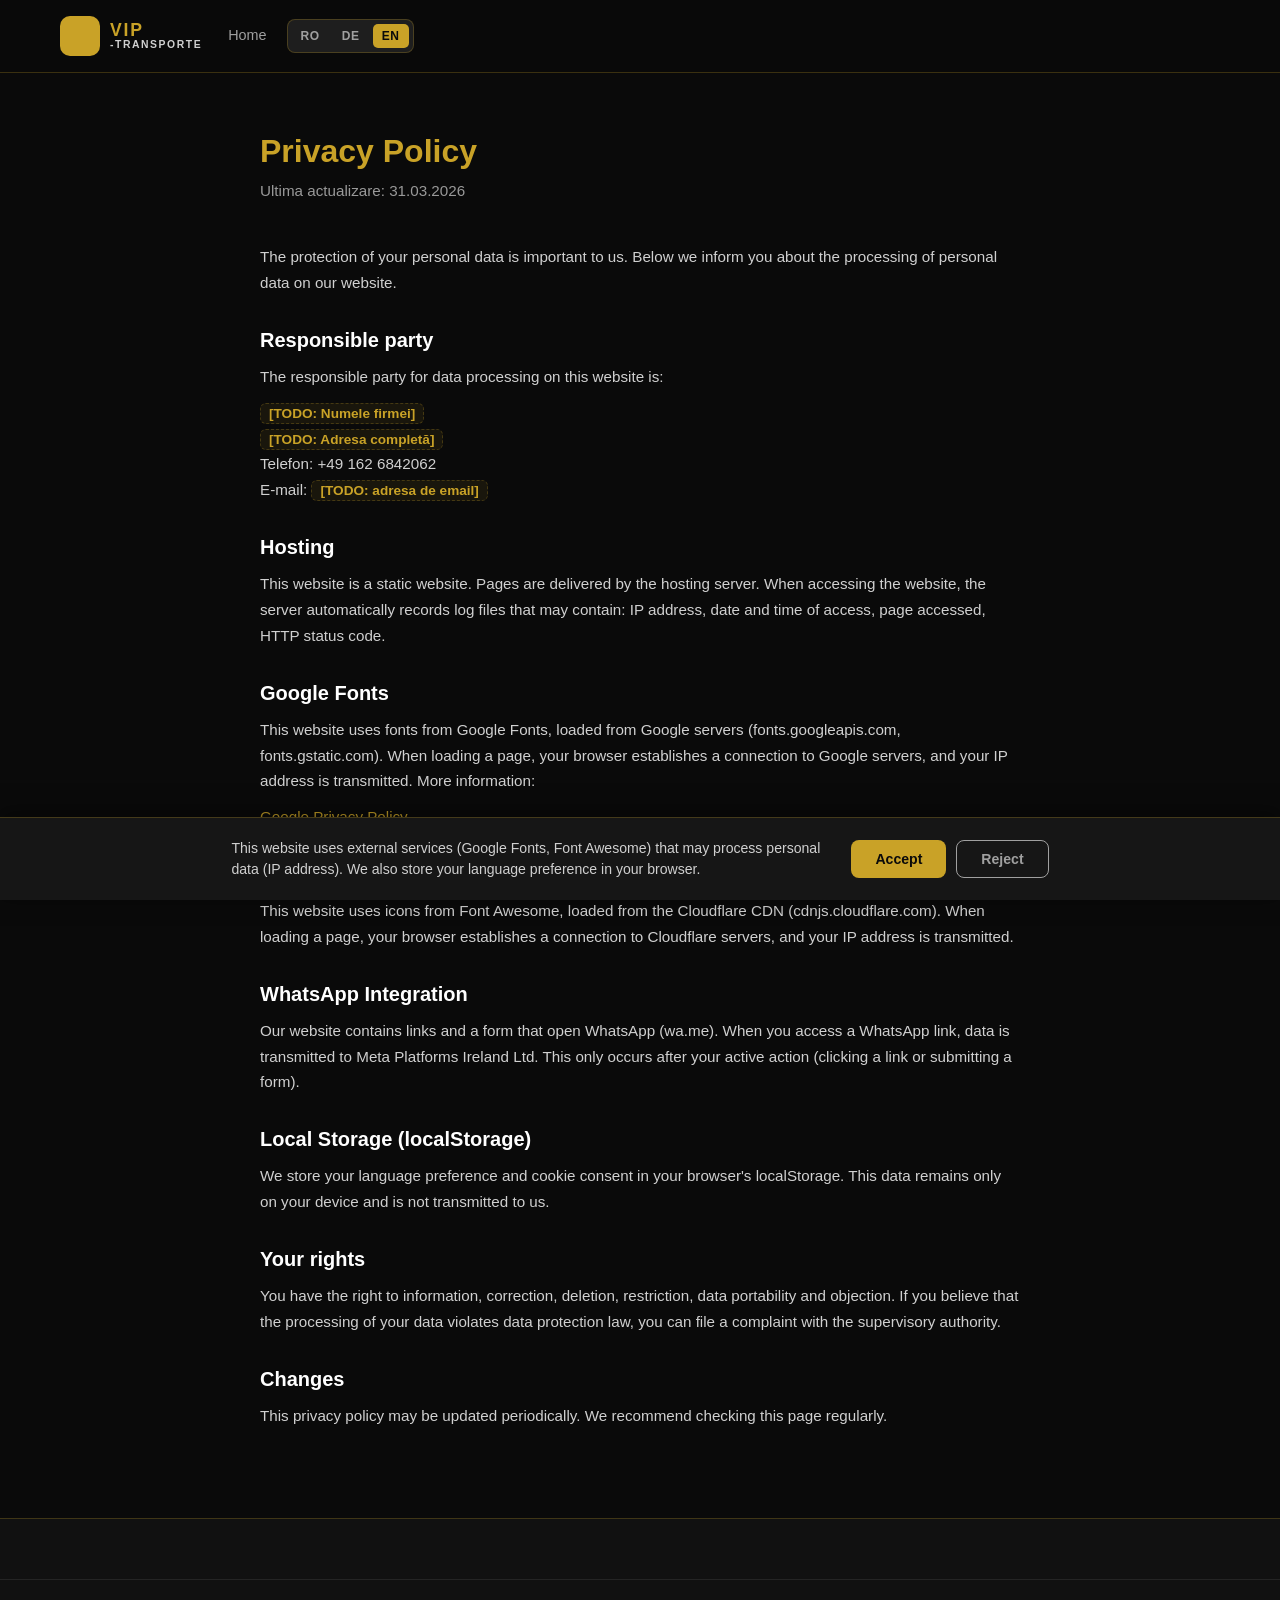
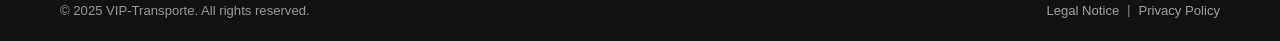
<file: datenschutz.html>
<!DOCTYPE html>
<html lang="ro">
<head>
  <meta charset="UTF-8">
  <meta name="viewport" content="width=device-width, initial-scale=1.0">

  <!-- SEO -->
  <title data-i18n="priv_title">Politica de confidențialitate — VIP-Transporte</title>
  <meta name="robots" content="noindex, follow">
  <link rel="canonical" href="https://vip-transporte.de/datenschutz.html">

  <!-- Favicon & Theme -->
  <link rel="icon" type="image/svg+xml" href="img/favicon.svg">
  <meta name="theme-color" content="#0a0a0a">

  <!-- Fonts & Icons: loaded conditionally based on GDPR consent (see main.js) -->
  <script>
    if (localStorage.getItem('vt-consent') === 'accepted') {
      var l1 = document.createElement('link'); l1.rel = 'preconnect'; l1.href = 'https://fonts.googleapis.com'; document.head.appendChild(l1);
      var l2 = document.createElement('link'); l2.rel = 'preconnect'; l2.href = 'https://fonts.gstatic.com'; l2.crossOrigin = ''; document.head.appendChild(l2);
      var l3 = document.createElement('link'); l3.rel = 'stylesheet'; l3.href = 'https://fonts.googleapis.com/css2?family=Montserrat:wght@400;600;700;800;900&family=Open+Sans:wght@400;500;600&display=swap'; document.head.appendChild(l3);
      var l4 = document.createElement('link'); l4.rel = 'stylesheet'; l4.href = 'https://cdnjs.cloudflare.com/ajax/libs/font-awesome/6.5.0/css/all.min.css'; document.head.appendChild(l4);
    }
  </script>

  <!-- Styles -->
  <link rel="stylesheet" href="css/style.css">
</head>
<body>

  <!-- HEADER -->
  <header class="site-header" id="site-header">
    <div class="container header-inner">
      <a href="index.html" class="logo">
        <div class="logo-icon"><i class="fas fa-van-shuttle"></i></div>
        <div class="logo-text">
          <span class="logo-vip">VIP</span>
          <span class="logo-transporte">-TRANSPORTE</span>
        </div>
      </a>

      <div class="legal-nav">
        <a href="index.html" class="back-link">
          <i class="fas fa-arrow-left"></i>
          <span>Home</span>
        </a>
      </div>

      <div class="lang-switcher" role="navigation" aria-label="Language selector">
        <button class="lang-btn active" data-lang="ro">RO</button>
        <button class="lang-btn" data-lang="de">DE</button>
        <button class="lang-btn" data-lang="en">EN</button>
      </div>

      <button class="burger" id="burger" aria-label="Menu" aria-expanded="false">
        <span></span><span></span><span></span>
      </button>
    </div>

    <nav class="mobile-nav" id="mobile-nav" aria-hidden="true">
      <a href="index.html">Home</a>
      <a href="index.html#services" data-i18n="nav_services">Servicii</a>
      <a href="index.html#contact" class="btn-nav-cta" data-i18n="nav_book">Rezervă acum</a>
    </nav>
  </header>

  <!-- CONTENT -->
  <main class="legal-page">
    <div class="container">
      <h1 data-i18n="priv_title">Politica de confidențialitate</h1>
      <p class="legal-subtitle">Ultima actualizare: 31.03.2026</p>

      <p data-i18n="priv_intro">Protecția datelor dumneavoastră personale este importantă pentru noi. Mai jos vă informăm despre prelucrarea datelor cu caracter personal pe site-ul nostru.</p>

      <h2 data-i18n="priv_responsible_title">Persoana responsabilă</h2>
      <p data-i18n="priv_responsible_text">Persoana responsabilă pentru prelucrarea datelor pe acest site este:</p>
      <p>
        <span class="todo-marker">[TODO: Numele firmei]</span><br>
        <span class="todo-marker">[TODO: Adresa completă]</span><br>
        Telefon: +49 162 6842062<br>
        E-mail: <span class="todo-marker">[TODO: adresa de email]</span>
      </p>

      <h2 data-i18n="priv_hosting_title">Hosting</h2>
      <p data-i18n="priv_hosting_text">Acest site este un site static. Paginile sunt livrate de serverul de hosting. La accesarea site-ului, serverul înregistrează automat log-uri (fișiere jurnal) ce pot conține: adresa IP, data și ora accesării, pagina accesată, codul de stare HTTP.</p>

      <h2 data-i18n="priv_fonts_title">Google Fonts</h2>
      <p data-i18n="priv_fonts_text">Acest site folosește fonturi de la Google Fonts, încărcate de pe serverele Google (fonts.googleapis.com, fonts.gstatic.com). La încărcarea unei pagini, browserul dumneavoastră stabilește o conexiune cu serverele Google, iar adresa IP este transmisă. Mai multe informații:</p>
      <p><a href="https://policies.google.com/privacy" target="_blank" rel="noopener">Google Privacy Policy</a></p>

      <h2 data-i18n="priv_fa_title">Font Awesome</h2>
      <p data-i18n="priv_fa_text">Acest site folosește pictograme de la Font Awesome, încărcate de pe CDN-ul Cloudflare (cdnjs.cloudflare.com). La încărcarea unei pagini, browserul stabilește o conexiune cu serverele Cloudflare, iar adresa IP este transmisă.</p>

      <h2 data-i18n="priv_wa_title">Integrare WhatsApp</h2>
      <p data-i18n="priv_wa_text">Site-ul nostru conține link-uri și un formular care deschid WhatsApp (wa.me). Când accesați un link WhatsApp, datele sunt transmise către Meta Platforms Ireland Ltd. Aceasta are loc doar după acțiunea dumneavoastră activă (click pe link sau trimitere formular).</p>

      <h2 data-i18n="priv_storage_title">Stocare locală (localStorage)</h2>
      <p data-i18n="priv_storage_text">Stocăm preferința dumneavoastră de limbă și consimțământul cookie în localStorage-ul browserului. Aceste date rămân doar pe dispozitivul dumneavoastră și nu sunt transmise către noi.</p>

      <h2 data-i18n="priv_rights_title">Drepturile dumneavoastră</h2>
      <p data-i18n="priv_rights_text">Aveți dreptul la informare, corectare, ștergere, restricționare, portabilitatea datelor și dreptul de a vă opune prelucrării. Dacă considerați că prelucrarea datelor încalcă legislația, puteți depune o plângere la autoritatea de supraveghere.</p>

      <h2 data-i18n="priv_changes_title">Modificări</h2>
      <p data-i18n="priv_changes_text">Această politică de confidențialitate poate fi actualizată periodic. Vă recomandăm să verificați această pagină regulat.</p>
    </div>
  </main>

  <!-- FOOTER -->
  <footer class="site-footer">
    <div class="footer-bottom">
      <div class="container footer-bottom-inner">
        <span>&copy; 2025 VIP-Transporte. <span data-i18n="footer_rights">Toate drepturile rezervate.</span></span>
        <span class="footer-legal-links">
          <a href="impressum.html" data-i18n="nav_impressum">Impressum</a>
          <span class="footer-sep">|</span>
          <a href="datenschutz.html" data-i18n="nav_datenschutz">Politica de confidențialitate</a>
        </span>
      </div>
    </div>
  </footer>

  <!-- Cookie Consent Banner -->
  <div class="consent-banner" id="consent-banner">
    <p class="consent-text" data-i18n="consent_text">Acest site folosește servicii externe (Google Fonts, Font Awesome) care pot prelucra date personale (adresa IP). De asemenea, stocăm preferința de limbă în browserul dvs. <a href="datenschutz.html" data-i18n="consent_settings">Mai multe detalii</a></p>
    <div class="consent-buttons">
      <button class="consent-btn consent-btn--accept" id="consent-accept" data-i18n="consent_accept">Accept</button>
      <button class="consent-btn consent-btn--reject" id="consent-reject" data-i18n="consent_reject">Refuz</button>
    </div>
  </div>

  <script src="js/main.js"></script>
</body>
</html>
</file>
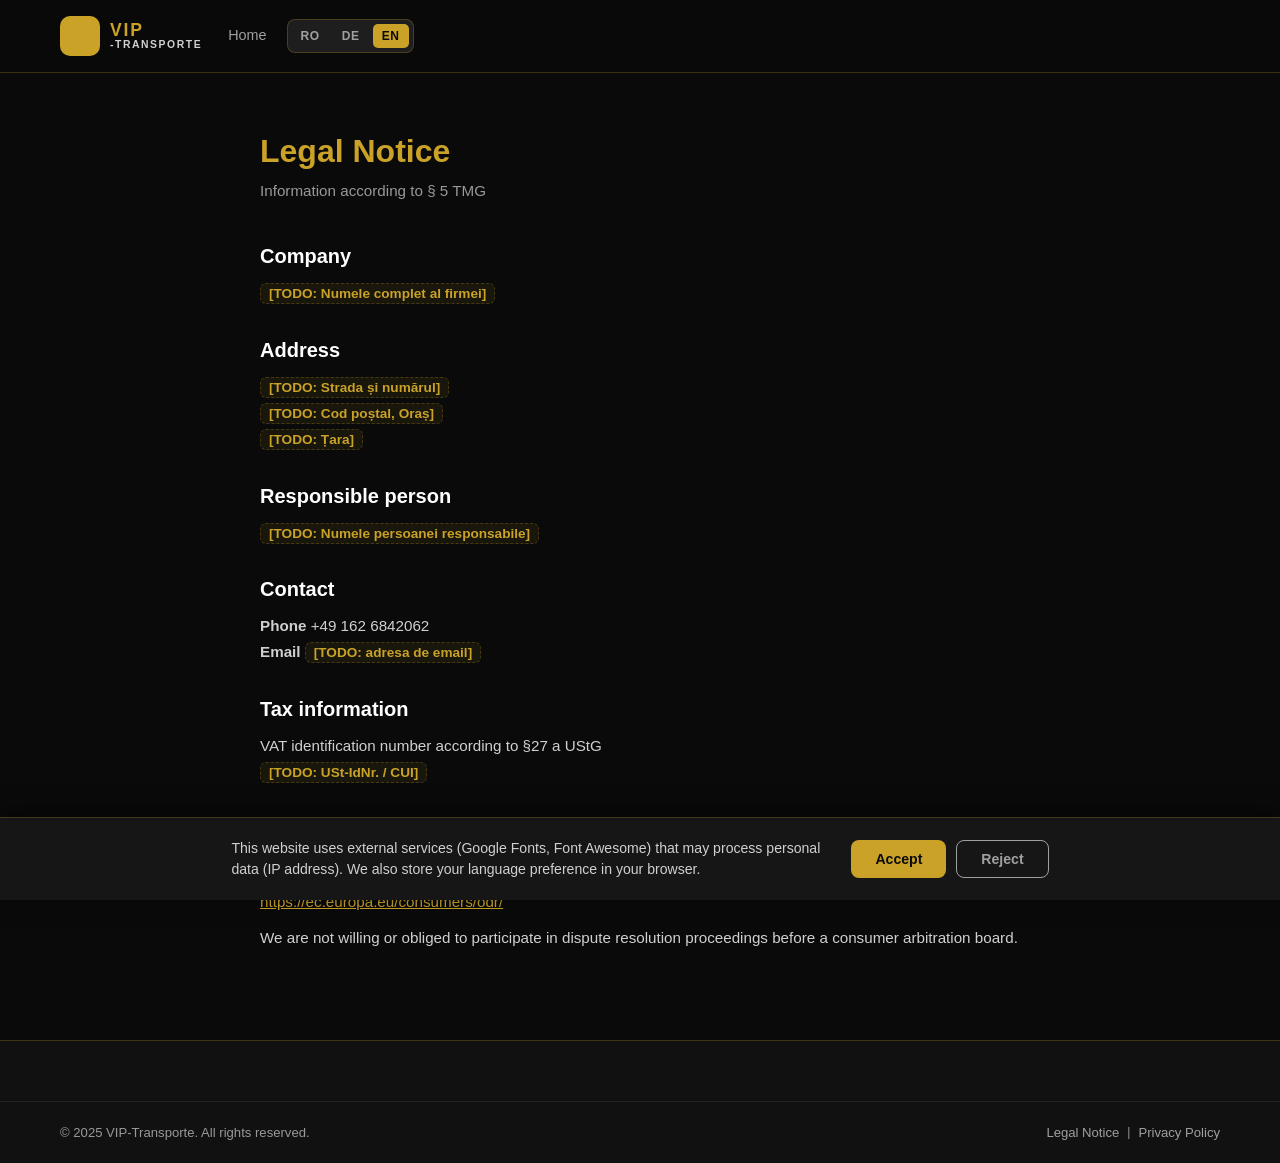
<file: impressum.html>
<!DOCTYPE html>
<html lang="ro">
<head>
  <meta charset="UTF-8">
  <meta name="viewport" content="width=device-width, initial-scale=1.0">

  <!-- SEO -->
  <title data-i18n="imp_title">Impressum — VIP-Transporte</title>
  <meta name="robots" content="noindex, follow">
  <link rel="canonical" href="https://vip-transporte.de/impressum.html">

  <!-- Favicon & Theme -->
  <link rel="icon" type="image/svg+xml" href="img/favicon.svg">
  <meta name="theme-color" content="#0a0a0a">

  <!-- Fonts & Icons: loaded conditionally based on GDPR consent (see main.js) -->
  <script>
    if (localStorage.getItem('vt-consent') === 'accepted') {
      var l1 = document.createElement('link'); l1.rel = 'preconnect'; l1.href = 'https://fonts.googleapis.com'; document.head.appendChild(l1);
      var l2 = document.createElement('link'); l2.rel = 'preconnect'; l2.href = 'https://fonts.gstatic.com'; l2.crossOrigin = ''; document.head.appendChild(l2);
      var l3 = document.createElement('link'); l3.rel = 'stylesheet'; l3.href = 'https://fonts.googleapis.com/css2?family=Montserrat:wght@400;600;700;800;900&family=Open+Sans:wght@400;500;600&display=swap'; document.head.appendChild(l3);
      var l4 = document.createElement('link'); l4.rel = 'stylesheet'; l4.href = 'https://cdnjs.cloudflare.com/ajax/libs/font-awesome/6.5.0/css/all.min.css'; document.head.appendChild(l4);
    }
  </script>

  <!-- Styles -->
  <link rel="stylesheet" href="css/style.css">
</head>
<body>

  <!-- HEADER -->
  <header class="site-header" id="site-header">
    <div class="container header-inner">
      <a href="index.html" class="logo">
        <div class="logo-icon"><i class="fas fa-van-shuttle"></i></div>
        <div class="logo-text">
          <span class="logo-vip">VIP</span>
          <span class="logo-transporte">-TRANSPORTE</span>
        </div>
      </a>

      <div class="legal-nav">
        <a href="index.html" class="back-link">
          <i class="fas fa-arrow-left"></i>
          <span>Home</span>
        </a>
      </div>

      <div class="lang-switcher" role="navigation" aria-label="Language selector">
        <button class="lang-btn active" data-lang="ro">RO</button>
        <button class="lang-btn" data-lang="de">DE</button>
        <button class="lang-btn" data-lang="en">EN</button>
      </div>

      <button class="burger" id="burger" aria-label="Menu" aria-expanded="false">
        <span></span><span></span><span></span>
      </button>
    </div>

    <nav class="mobile-nav" id="mobile-nav" aria-hidden="true">
      <a href="index.html">Home</a>
      <a href="index.html#services" data-i18n="nav_services">Servicii</a>
      <a href="index.html#contact" class="btn-nav-cta" data-i18n="nav_book">Rezervă acum</a>
    </nav>
  </header>

  <!-- CONTENT -->
  <main class="legal-page">
    <div class="container">
      <h1 data-i18n="imp_title">Impressum</h1>
      <p class="legal-subtitle" data-i18n="imp_info">Informații conform § 5 TMG</p>

      <h2 data-i18n="imp_company">Firmă</h2>
      <p><span class="todo-marker">[TODO: Numele complet al firmei]</span></p>

      <h2 data-i18n="imp_address">Adresă</h2>
      <p>
        <span class="todo-marker">[TODO: Strada și numărul]</span><br>
        <span class="todo-marker">[TODO: Cod poștal, Oraș]</span><br>
        <span class="todo-marker">[TODO: Țara]</span>
      </p>

      <h2 data-i18n="imp_responsible">Persoană responsabilă</h2>
      <p><span class="todo-marker">[TODO: Numele persoanei responsabile]</span></p>

      <h2 data-i18n="imp_contact">Contact</h2>
      <p>
        <strong data-i18n="imp_phone">Telefon:</strong> +49 162 6842062<br>
        <strong data-i18n="imp_email">E-mail:</strong> <span class="todo-marker">[TODO: adresa de email]</span>
      </p>

      <h2 data-i18n="imp_tax">Identificare fiscală</h2>
      <p>
        <span data-i18n="imp_tax_desc">Număr de identificare TVA conform §27 a UStG:</span><br>
        <span class="todo-marker">[TODO: USt-IdNr. / CUI]</span>
      </p>

      <h2 data-i18n="imp_dispute">Soluționarea litigiilor</h2>
      <p data-i18n="imp_dispute_text">Comisia Europeană pune la dispoziție o platformă de soluționare online a litigiilor (OS):</p>
      <p><a href="https://ec.europa.eu/consumers/odr/" target="_blank" rel="noopener">https://ec.europa.eu/consumers/odr/</a></p>
      <p data-i18n="imp_dispute_note">Nu suntem obligați și nu suntem dispuși să participăm la o procedură de soluționare a litigiilor în fața unui organism de soluționare a litigiilor de consum.</p>
    </div>
  </main>

  <!-- FOOTER -->
  <footer class="site-footer">
    <div class="footer-bottom">
      <div class="container footer-bottom-inner">
        <span>&copy; 2025 VIP-Transporte. <span data-i18n="footer_rights">Toate drepturile rezervate.</span></span>
        <span class="footer-legal-links">
          <a href="impressum.html" data-i18n="nav_impressum">Impressum</a>
          <span class="footer-sep">|</span>
          <a href="datenschutz.html" data-i18n="nav_datenschutz">Politica de confidențialitate</a>
        </span>
      </div>
    </div>
  </footer>

  <!-- Cookie Consent Banner -->
  <div class="consent-banner" id="consent-banner">
    <p class="consent-text" data-i18n="consent_text">Acest site folosește servicii externe (Google Fonts, Font Awesome) care pot prelucra date personale (adresa IP). De asemenea, stocăm preferința de limbă în browserul dvs. <a href="datenschutz.html" data-i18n="consent_settings">Mai multe detalii</a></p>
    <div class="consent-buttons">
      <button class="consent-btn consent-btn--accept" id="consent-accept" data-i18n="consent_accept">Accept</button>
      <button class="consent-btn consent-btn--reject" id="consent-reject" data-i18n="consent_reject">Refuz</button>
    </div>
  </div>

  <script src="js/main.js"></script>
</body>
</html>
</file>
<file: css/style.css>
/* ═══════════════════════════════════════════
   VIP-TRANSPORTE — Main Stylesheet
   Colors: #0a0a0a (black), #C9A227 (gold), #E02020 (red CTA)
   Font: Montserrat (headings) + Open Sans (body)
═══════════════════════════════════════════ */

/* ── Reset & Custom Properties ─────────────── */
*, *::before, *::after { box-sizing: border-box; margin: 0; padding: 0; }

:root {
  --black:      #0a0a0a;
  --black-soft: #111111;
  --black-card: #161616;
  --black-light:#1e1e1e;
  --gold:       #C9A227;
  --gold-light: #e0b840;
  --gold-dim:   #8a6d14;
  --gold-bg:    rgba(201,162,39,.08);
  --gold-border:rgba(201,162,39,.25);
  --red:        #E02020;
  --red-hover:  #c91a1a;
  --white:      #ffffff;
  --gray:       #a0a0a0;
  --gray-light: #d0d0d0;
  --text:       #e8e8e8;
  --text-muted: #999999;

  --radius:     12px;
  --radius-lg:  20px;
  --shadow:     0 4px 24px rgba(0,0,0,.5);
  --shadow-gold:0 0 30px rgba(201,162,39,.2);
  --transition: .3s cubic-bezier(.4,0,.2,1);

  --container:  1200px;
  --header-h:   72px;
}

/* Fallback font stacks when external fonts not loaded (GDPR consent pending) */
.no-external-fonts body { font-family: -apple-system, BlinkMacSystemFont, 'Segoe UI', Roboto, sans-serif; }
.no-external-fonts h1, .no-external-fonts h2, .no-external-fonts h3,
.no-external-fonts h4, .no-external-fonts .logo-vip, .no-external-fonts .hero-title {
  font-family: -apple-system, BlinkMacSystemFont, 'Segoe UI', Roboto, sans-serif;
}
/* Hide Font Awesome icon placeholders when icons not loaded */
.no-external-fonts .fas, .no-external-fonts .fab, .no-external-fonts .far { font-size: 0; }
.no-external-fonts .fas::before, .no-external-fonts .fab::before, .no-external-fonts .far::before { font-size: 1rem; content: ''; }
.no-external-fonts .whatsapp-float .fab::before { content: 'WA'; font-size: .9rem; font-family: sans-serif; }

/* ── SKIP TO CONTENT ──────────────────────── */
.skip-to-content {
  position: absolute;
  top: -100%;
  left: 16px;
  z-index: 10000;
  background: var(--gold);
  color: var(--black);
  padding: 12px 24px;
  border-radius: 0 0 var(--radius) var(--radius);
  font-weight: 700;
  text-decoration: none;
  transition: top .2s;
}
.skip-to-content:focus { top: 0; }

html { scroll-behavior: smooth; font-size: 16px; }

body {
  background: var(--black);
  color: var(--text);
  font-family: 'Open Sans', sans-serif;
  line-height: 1.6;
  overflow-x: hidden;
}

a { color: inherit; text-decoration: none; }
ul { list-style: none; }
img { max-width: 100%; display: block; }

/* ── Container ─────────────────────────────── */
.container {
  max-width: var(--container);
  margin: 0 auto;
  padding: 0 20px;
}

/* ── Typography ────────────────────────────── */
h1, h2, h3, h4 {
  font-family: 'Montserrat', sans-serif;
  font-weight: 700;
  line-height: 1.2;
  color: var(--white);
}

.text-gold { color: var(--gold); }

/* ── Buttons ───────────────────────────────── */
.btn-primary {
  display: inline-flex;
  align-items: center;
  gap: 10px;
  background: var(--gold);
  color: var(--black);
  font-family: 'Montserrat', sans-serif;
  font-weight: 700;
  font-size: .95rem;
  padding: 14px 28px;
  border-radius: 50px;
  border: none;
  cursor: pointer;
  transition: var(--transition);
  white-space: nowrap;
  text-transform: uppercase;
  letter-spacing: .05em;
}
.btn-primary:hover {
  background: var(--gold-light);
  transform: translateY(-2px);
  box-shadow: 0 8px 30px rgba(201,162,39,.4);
}
.btn-primary i { font-size: 1.1em; }

.btn-secondary {
  display: inline-flex;
  align-items: center;
  gap: 10px;
  background: transparent;
  color: var(--white);
  font-family: 'Montserrat', sans-serif;
  font-weight: 700;
  font-size: .95rem;
  padding: 13px 28px;
  border-radius: 50px;
  border: 2px solid rgba(255,255,255,.4);
  cursor: pointer;
  transition: var(--transition);
  text-transform: uppercase;
  letter-spacing: .05em;
}
.btn-secondary:hover {
  border-color: var(--gold);
  color: var(--gold);
  transform: translateY(-2px);
}

.btn-large { padding: 18px 40px; font-size: 1.05rem; }


/* ═══════════════════════════════════════════
   FLOATING WHATSAPP BUTTON
═══════════════════════════════════════════ */
.whatsapp-float {
  position: fixed;
  bottom: 28px;
  right: 28px;
  z-index: 999;
  display: flex;
  align-items: center;
  gap: 10px;
  background: #25D366;
  color: #fff;
  padding: 14px 20px 14px 16px;
  border-radius: 50px;
  font-family: 'Montserrat', sans-serif;
  font-weight: 700;
  font-size: .9rem;
  box-shadow: 0 6px 30px rgba(37,211,102,.4);
  transition: var(--transition);
  animation: pulse-wa 2.5s infinite;
}
.whatsapp-float i { font-size: 1.5rem; }
.whatsapp-float:hover { background: #1fb55a; transform: scale(1.05); box-shadow: 0 8px 40px rgba(37,211,102,.6); }

@keyframes pulse-wa {
  0%, 100% { box-shadow: 0 6px 30px rgba(37,211,102,.4); }
  50%       { box-shadow: 0 6px 40px rgba(37,211,102,.7); }
}

/* ═══════════════════════════════════════════
   HEADER
═══════════════════════════════════════════ */
.site-header {
  position: fixed;
  top: 0; left: 0; right: 0;
  z-index: 100;
  background: rgba(10,10,10,.95);
  backdrop-filter: blur(12px);
  border-bottom: 1px solid var(--gold-border);
  transition: var(--transition);
}
.site-header.scrolled { background: rgba(10,10,10,1); }

.header-inner {
  display: flex;
  align-items: center;
  gap: 20px;
  height: var(--header-h);
}

/* Logo */
.logo {
  display: flex;
  align-items: center;
  gap: 10px;
  flex-shrink: 0;
}
.logo-icon {
  width: 40px; height: 40px;
  background: var(--gold);
  color: var(--black);
  border-radius: 10px;
  display: flex; align-items: center; justify-content: center;
  font-size: 1.3rem;
  flex-shrink: 0;
}
.logo-text { display: flex; flex-direction: column; line-height: 1; }
.logo-vip {
  font-family: 'Montserrat', sans-serif;
  font-weight: 900;
  font-size: 1.1rem;
  color: var(--gold);
  letter-spacing: .1em;
}
.logo-transporte {
  font-family: 'Montserrat', sans-serif;
  font-weight: 600;
  font-size: .65rem;
  color: var(--gray-light);
  letter-spacing: .15em;
}

/* Header phones */
.header-phones {
  display: flex;
  gap: 16px;
  margin-left: auto;
}
.phone-link {
  display: flex;
  align-items: center;
  gap: 6px;
  font-family: 'Montserrat', sans-serif;
  font-weight: 600;
  font-size: .85rem;
  color: var(--gold);
  transition: var(--transition);
}
.phone-link:hover { color: var(--gold-light); }
.phone-link i { font-size: .85rem; }
.phone-ro { color: var(--gray-light); }
.phone-ro:hover { color: var(--white); }

/* Language switcher */
.lang-switcher {
  display: flex;
  gap: 4px;
  background: var(--black-light);
  border-radius: 8px;
  padding: 4px;
  border: 1px solid var(--gold-border);
}
.lang-btn {
  background: transparent;
  border: none;
  color: var(--gray);
  font-family: 'Montserrat', sans-serif;
  font-weight: 700;
  font-size: .75rem;
  padding: 5px 9px;
  border-radius: 5px;
  cursor: pointer;
  transition: var(--transition);
  letter-spacing: .05em;
}
.lang-btn:hover { color: var(--white); }
.lang-btn.active { background: var(--gold); color: var(--black); }

/* Burger */
.burger {
  display: none;
  flex-direction: column;
  gap: 5px;
  background: none;
  border: none;
  cursor: pointer;
  padding: 4px;
}
.burger span {
  display: block;
  width: 24px; height: 2px;
  background: var(--white);
  transition: var(--transition);
}
.burger.open span:nth-child(1) { transform: translateY(7px) rotate(45deg); }
.burger.open span:nth-child(2) { opacity: 0; }
.burger.open span:nth-child(3) { transform: translateY(-7px) rotate(-45deg); }

/* Mobile nav */
.mobile-nav {
  display: none;
  flex-direction: column;
  padding: 16px 20px 20px;
  border-top: 1px solid var(--gold-border);
  gap: 4px;
}
.mobile-nav.open { display: flex; }
.mobile-nav a {
  padding: 10px 12px;
  font-family: 'Montserrat', sans-serif;
  font-weight: 600;
  font-size: .9rem;
  color: var(--text);
  border-radius: 8px;
  transition: var(--transition);
}
.mobile-nav a:hover { background: var(--gold-bg); color: var(--gold); }
.mobile-nav .btn-nav-cta {
  margin-top: 8px;
  background: var(--gold);
  color: var(--black);
  text-align: center;
  padding: 12px;
  border-radius: 50px;
  font-weight: 700;
  text-transform: uppercase;
  letter-spacing: .05em;
}

/* Desktop nav */
.desktop-nav {
  position: fixed;
  top: var(--header-h);
  left: 0; right: 0;
  z-index: 99;
  background: rgba(22,22,22,.95);
  backdrop-filter: blur(12px);
  border-bottom: 1px solid rgba(201,162,39,.1);
}
.desktop-nav-inner {
  display: flex;
  align-items: center;
  gap: 4px;
  height: 48px;
}
.desktop-nav a {
  padding: 6px 14px;
  font-family: 'Montserrat', sans-serif;
  font-weight: 600;
  font-size: .82rem;
  color: var(--gray-light);
  border-radius: 6px;
  transition: var(--transition);
  text-transform: uppercase;
  letter-spacing: .04em;
}
.desktop-nav a:hover { color: var(--gold); }
.desktop-nav .btn-nav-cta {
  margin-left: auto;
  background: var(--gold);
  color: var(--black);
  padding: 7px 20px;
  border-radius: 50px;
  font-weight: 700;
}
.desktop-nav .btn-nav-cta:hover { background: var(--gold-light); color: var(--black); }


/* ═══════════════════════════════════════════
   SECTION COMMONS
═══════════════════════════════════════════ */
.section {
  padding: 100px 0;
}

.section-header {
  text-align: center;
  margin-bottom: 60px;
}
.section-tag {
  display: inline-block;
  background: var(--gold-bg);
  color: var(--gold);
  border: 1px solid var(--gold-border);
  border-radius: 50px;
  padding: 6px 18px;
  font-family: 'Montserrat', sans-serif;
  font-weight: 700;
  font-size: .75rem;
  text-transform: uppercase;
  letter-spacing: .1em;
  margin-bottom: 16px;
}
.section-title {
  font-size: clamp(1.8rem, 4vw, 2.8rem);
  margin-bottom: 16px;
}
.section-title span { color: var(--gold); }
.section-subtitle {
  color: var(--gray);
  font-size: 1.05rem;
  max-width: 560px;
  margin: 0 auto;
}


/* ═══════════════════════════════════════════
   HERO SECTION
═══════════════════════════════════════════ */
.hero {
  position: relative;
  min-height: 100vh;
  display: flex;
  align-items: center;
  justify-content: center;
  padding: calc(var(--header-h) + 48px) 0 80px;
  overflow: hidden;
}

.hero-bg-grid {
  position: absolute;
  inset: 0;
  background-image:
    linear-gradient(rgba(201,162,39,.06) 1px, transparent 1px),
    linear-gradient(90deg, rgba(201,162,39,.06) 1px, transparent 1px);
  background-size: 48px 48px;
  opacity: .6;
}

.hero-overlay {
  position: absolute;
  inset: 0;
  background: radial-gradient(ellipse at center top, rgba(201,162,39,.12) 0%, transparent 70%),
              radial-gradient(ellipse at bottom, rgba(0,0,0,.9) 0%, transparent 80%);
}

.hero-content {
  position: relative;
  z-index: 2;
  text-align: center;
  max-width: 820px;
  margin: 0 auto;
}

.hero-badge {
  display: inline-flex;
  align-items: center;
  gap: 8px;
  background: var(--gold-bg);
  border: 1px solid var(--gold-border);
  border-radius: 50px;
  padding: 8px 20px;
  color: var(--gold);
  font-family: 'Montserrat', sans-serif;
  font-weight: 700;
  font-size: .8rem;
  text-transform: uppercase;
  letter-spacing: .1em;
  margin-bottom: 24px;
}
.hero-badge i { font-size: .7rem; }

.hero-title {
  font-size: clamp(2.5rem, 7vw, 5rem);
  font-weight: 900;
  line-height: 1.05;
  margin-bottom: 24px;
  text-shadow: 0 2px 20px rgba(0,0,0,.5);
}

.hero-subtitle {
  display: flex;
  align-items: center;
  justify-content: center;
  gap: 12px;
  flex-wrap: wrap;
  font-family: 'Montserrat', sans-serif;
  font-weight: 600;
  font-size: clamp(1rem, 3vw, 1.4rem);
  margin-bottom: 20px;
  color: var(--gray-light);
}
.route-flag { font-size: 1.4em; }
.route-text { color: var(--white); }
.route-arrow { color: var(--gold); }

.hero-desc {
  color: var(--gray);
  font-size: 1rem;
  margin-bottom: 36px;
}

.hero-ctas {
  display: flex;
  gap: 16px;
  justify-content: center;
  flex-wrap: wrap;
  margin-bottom: 48px;
}
.btn-hero { font-size: 1rem; padding: 16px 32px; }

.hero-trust {
  display: flex;
  align-items: center;
  justify-content: center;
  gap: 20px;
  flex-wrap: wrap;
  color: var(--gray);
  font-size: .85rem;
}
.trust-item {
  display: flex;
  align-items: center;
  gap: 7px;
}
.trust-item i { color: var(--gold); }
.trust-divider { color: var(--gold-dim); font-size: 1.2rem; }

.hero-scroll-hint {
  position: absolute;
  bottom: 32px;
  left: 50%;
  transform: translateX(-50%);
  color: var(--gold);
  font-size: 1.2rem;
  animation: bounce 2s infinite;
  z-index: 2;
}
@keyframes bounce {
  0%, 100% { transform: translateX(-50%) translateY(0); }
  50%       { transform: translateX(-50%) translateY(8px); }
}


/* ═══════════════════════════════════════════
   SERVICES SECTION
═══════════════════════════════════════════ */
.services { background: var(--black-soft); }

.services-grid {
  display: grid;
  grid-template-columns: repeat(auto-fit, minmax(320px, 1fr));
  gap: 28px;
  max-width: 900px;
  margin: 0 auto;
}

.service-card {
  background: var(--black-card);
  border: 1px solid var(--gold-border);
  border-radius: var(--radius-lg);
  padding: 36px 32px;
  display: flex;
  flex-direction: column;
  gap: 0;
  position: relative;
  transition: var(--transition);
}
.service-card:hover {
  transform: translateY(-6px);
  border-color: var(--gold);
  box-shadow: var(--shadow-gold);
}
.service-card--featured {
  border-color: var(--gold);
  background: linear-gradient(135deg, var(--black-card) 60%, rgba(201,162,39,.06));
}

.service-badge {
  position: absolute;
  top: -12px;
  left: 50%;
  transform: translateX(-50%);
  background: var(--gold);
  color: var(--black);
  font-family: 'Montserrat', sans-serif;
  font-weight: 700;
  font-size: .72rem;
  padding: 4px 16px;
  border-radius: 50px;
  text-transform: uppercase;
  letter-spacing: .08em;
  white-space: nowrap;
}

.service-icon {
  width: 64px; height: 64px;
  background: var(--gold-bg);
  border: 1px solid var(--gold-border);
  border-radius: 16px;
  display: flex; align-items: center; justify-content: center;
  font-size: 1.8rem;
  color: var(--gold);
  margin-bottom: 20px;
}
.service-card h3 {
  font-size: 1.4rem;
  margin-bottom: 12px;
}
.service-card p {
  color: var(--gray);
  font-size: .93rem;
  margin-bottom: 20px;
  line-height: 1.7;
}

.service-features {
  display: flex;
  flex-direction: column;
  gap: 8px;
  margin-bottom: 24px;
}
.service-features li {
  display: flex;
  align-items: center;
  gap: 10px;
  font-size: .9rem;
  color: var(--text);
}
.service-features li i { color: var(--gold); font-size: .85rem; flex-shrink: 0; }

.service-price {
  display: flex;
  align-items: baseline;
  gap: 6px;
  margin-bottom: 20px;
  padding: 16px;
  background: var(--gold-bg);
  border-radius: var(--radius);
}
.price-from {
  font-size: .85rem;
  color: var(--gray);
  font-weight: 600;
}
.price-amount {
  font-family: 'Montserrat', sans-serif;
  font-size: 2rem;
  font-weight: 900;
  color: var(--gold);
}
.price-per {
  font-size: .85rem;
  color: var(--gray);
}

.service-btn { width: 100%; justify-content: center; margin-top: auto; }


/* ═══════════════════════════════════════════
   ROUTES SECTION
═══════════════════════════════════════════ */
.routes { background: var(--black); }

.corridor {
  display: grid;
  grid-template-columns: 280px 80px 1fr;
  gap: 0;
  align-items: start;
  background: var(--black-card);
  border: 1px solid var(--gold-border);
  border-radius: var(--radius-lg);
  overflow: hidden;
}

.corridor-country {
  background: linear-gradient(160deg, var(--black-light), var(--black-card));
  padding: 36px 28px;
  border-right: 1px solid var(--gold-border);
  height: 100%;
}
.corridor-flag { font-size: 3rem; margin-bottom: 16px; }
.corridor-country h3 {
  font-size: 1.1rem;
  margin-bottom: 20px;
  color: var(--gold);
}
.city-list {
  display: flex;
  flex-wrap: wrap;
  gap: 8px;
}
.city-tag {
  background: var(--gold-bg);
  border: 1px solid var(--gold-border);
  color: var(--text);
  font-size: .78rem;
  font-weight: 600;
  padding: 5px 12px;
  border-radius: 50px;
  font-family: 'Montserrat', sans-serif;
}
.city-tag--more {
  background: var(--gold);
  color: var(--black);
  border-color: var(--gold);
}

.corridor-arrow {
  display: flex;
  flex-direction: column;
  align-items: center;
  justify-content: center;
  padding: 36px 0;
  height: 100%;
  gap: 8px;
}
.arrow-line { flex: 1; width: 2px; background: linear-gradient(to bottom, transparent, var(--gold), transparent); }
.arrow-icon { color: var(--gold); font-size: 1.2rem; }
.arrow-time {
  font-family: 'Montserrat', sans-serif;
  font-size: .65rem;
  font-weight: 700;
  color: var(--gold);
  text-transform: uppercase;
  letter-spacing: .08em;
  writing-mode: vertical-rl;
  text-orientation: mixed;
}

.corridor-destinations {
  padding: 28px;
  display: grid;
  grid-template-columns: 1fr 1fr;
  gap: 24px;
}
.dest-country {}
.dest-flag { font-size: 1.8rem; margin-bottom: 8px; }
.dest-country h4 {
  font-size: 1rem;
  color: var(--gold);
  margin-bottom: 14px;
  text-transform: uppercase;
  letter-spacing: .06em;
}

.dest-routes { display: flex; flex-direction: column; gap: 6px; }

.route-item {
  display: flex;
  align-items: center;
  justify-content: space-between;
  gap: 8px;
  padding: 10px 12px;
  background: var(--black-light);
  border-radius: var(--radius);
  border: 1px solid rgba(255,255,255,.05);
  transition: var(--transition);
}
.route-item:hover {
  border-color: var(--gold-border);
  background: var(--gold-bg);
}
.route-info {
  display: flex;
  flex-direction: column;
  gap: 2px;
}
.route-city {
  font-family: 'Montserrat', sans-serif;
  font-weight: 600;
  font-size: .9rem;
  color: var(--white);
}
.route-dist {
  font-size: .72rem;
  color: var(--text-muted);
}
.route-price {
  font-family: 'Montserrat', sans-serif;
  font-weight: 800;
  font-size: .9rem;
  color: var(--gold);
  white-space: nowrap;
  flex-shrink: 0;
}

.routes-note {
  display: flex;
  align-items: flex-start;
  gap: 10px;
  margin-top: 28px;
  padding: 16px 20px;
  background: rgba(201,162,39,.07);
  border: 1px solid var(--gold-border);
  border-radius: var(--radius);
  color: var(--gray);
  font-size: .88rem;
}
.routes-note i { color: var(--gold); margin-top: 2px; flex-shrink: 0; }

.routes-cta { text-align: center; margin-top: 36px; }


/* ═══════════════════════════════════════════
   WHY US SECTION
═══════════════════════════════════════════ */
.why-us { background: var(--black-soft); }

.why-grid {
  display: grid;
  grid-template-columns: repeat(auto-fit, minmax(260px, 1fr));
  gap: 20px;
}

.why-card {
  background: var(--black-card);
  border: 1px solid var(--gold-border);
  border-radius: var(--radius-lg);
  padding: 32px 28px;
  transition: var(--transition);
}
.why-card:hover {
  transform: translateY(-4px);
  border-color: var(--gold);
  box-shadow: var(--shadow-gold);
}
.why-icon {
  width: 52px; height: 52px;
  background: var(--gold-bg);
  border: 1px solid var(--gold-border);
  border-radius: 12px;
  display: flex; align-items: center; justify-content: center;
  font-size: 1.4rem;
  color: var(--gold);
  margin-bottom: 16px;
}
.why-card h3 {
  font-size: 1.05rem;
  margin-bottom: 10px;
}
.why-card p { color: var(--gray); font-size: .9rem; line-height: 1.65; }


/* ═══════════════════════════════════════════
   STATS SECTION
═══════════════════════════════════════════ */
.stats {
  background: var(--gold);
  padding: 60px 0;
}

.stats-grid {
  display: grid;
  grid-template-columns: repeat(auto-fit, minmax(180px, 1fr));
  gap: 40px;
}

.stat-item {
  text-align: center;
}
.stat-number {
  font-family: 'Montserrat', sans-serif;
  font-weight: 900;
  font-size: clamp(2.5rem, 5vw, 3.5rem);
  color: var(--black);
  line-height: 1;
}
.stat-plus {
  font-family: 'Montserrat', sans-serif;
  font-weight: 900;
  font-size: 1.8rem;
  color: var(--black);
}
.stat-label {
  display: block;
  font-family: 'Montserrat', sans-serif;
  font-weight: 600;
  font-size: .85rem;
  color: rgba(0,0,0,.7);
  margin-top: 8px;
  text-transform: uppercase;
  letter-spacing: .06em;
}


/* ═══════════════════════════════════════════
   HOW IT WORKS
═══════════════════════════════════════════ */
.how-it-works { background: var(--black); }

.steps-grid {
  display: flex;
  align-items: center;
  gap: 0;
  margin-bottom: 48px;
}

.step {
  flex: 1;
  text-align: center;
  padding: 36px 28px;
  background: var(--black-card);
  border: 1px solid var(--gold-border);
  border-radius: var(--radius-lg);
  transition: var(--transition);
}
.step:hover { transform: translateY(-4px); border-color: var(--gold); box-shadow: var(--shadow-gold); }

.step-number {
  font-family: 'Montserrat', sans-serif;
  font-weight: 900;
  font-size: 3rem;
  color: var(--gold-border);
  line-height: 1;
  margin-bottom: 8px;
}
.step-icon {
  width: 56px; height: 56px;
  background: var(--gold);
  color: var(--black);
  border-radius: 50%;
  display: flex; align-items: center; justify-content: center;
  font-size: 1.5rem;
  margin: 0 auto 16px;
}
.step h3 {
  font-size: 1.05rem;
  margin-bottom: 12px;
}
.step p { color: var(--gray); font-size: .9rem; line-height: 1.65; }

.step-connector {
  flex-shrink: 0;
  padding: 0 12px;
  color: var(--gold);
  font-size: 1.5rem;
}

.how-cta { text-align: center; }


/* ═══════════════════════════════════════════
   TESTIMONIALS
═══════════════════════════════════════════ */
.testimonials { background: var(--black-soft); }

.stars-row {
  display: flex;
  justify-content: center;
  gap: 4px;
  margin-top: 8px;
  color: var(--gold);
  font-size: 1.1rem;
}

.testimonials-grid {
  display: grid;
  grid-template-columns: repeat(auto-fit, minmax(280px, 1fr));
  gap: 24px;
}

.testi-card {
  background: var(--black-card);
  border: 1px solid var(--gold-border);
  border-radius: var(--radius-lg);
  padding: 32px 28px;
  transition: var(--transition);
}
.testi-card:hover { transform: translateY(-4px); border-color: var(--gold); }

.testi-stars {
  display: flex;
  gap: 3px;
  color: var(--gold);
  margin-bottom: 16px;
}
.testi-text {
  color: var(--gray-light);
  font-size: .93rem;
  line-height: 1.7;
  font-style: italic;
  margin-bottom: 20px;
}
.testi-author {
  display: flex;
  align-items: center;
  gap: 12px;
}
.testi-avatar {
  width: 40px; height: 40px;
  background: var(--gold);
  color: var(--black);
  font-family: 'Montserrat', sans-serif;
  font-weight: 700;
  font-size: 1rem;
  border-radius: 50%;
  display: flex; align-items: center; justify-content: center;
  flex-shrink: 0;
}
.testi-name {
  display: block;
  font-family: 'Montserrat', sans-serif;
  font-weight: 700;
  font-size: .9rem;
  color: var(--white);
}
.testi-route {
  display: block;
  font-size: .78rem;
  color: var(--gold);
  margin-top: 2px;
}


/* ═══════════════════════════════════════════
   CONTACT SECTION
═══════════════════════════════════════════ */
.contact { background: var(--black); }

.contact-grid {
  display: grid;
  grid-template-columns: 1fr 1fr;
  gap: 40px;
  align-items: start;
}

/* Contact cards */
.contact-cards { display: flex; flex-direction: column; gap: 16px; }

.contact-card {
  display: flex;
  align-items: center;
  gap: 16px;
  padding: 20px 24px;
  background: var(--black-card);
  border: 1px solid var(--gold-border);
  border-radius: var(--radius-lg);
  transition: var(--transition);
}
.contact-card:hover { border-color: var(--gold); transform: translateX(4px); }

.contact-card--whatsapp .contact-card-icon {
  background: #25D366;
  color: #fff;
}
.contact-card--phone .contact-card-icon {
  background: var(--gold-bg);
  color: var(--gold);
  border: 1px solid var(--gold-border);
}
.contact-card-icon {
  width: 48px; height: 48px;
  border-radius: 12px;
  display: flex; align-items: center; justify-content: center;
  font-size: 1.4rem;
  flex-shrink: 0;
}
.contact-card-info { flex: 1; }
.contact-card-label {
  display: block;
  font-size: .75rem;
  text-transform: uppercase;
  letter-spacing: .08em;
  color: var(--text-muted);
  font-weight: 600;
  margin-bottom: 3px;
}
.contact-card-value {
  display: block;
  font-family: 'Montserrat', sans-serif;
  font-weight: 700;
  font-size: 1rem;
  color: var(--white);
  margin-bottom: 3px;
}
.contact-card-sub {
  display: block;
  font-size: .75rem;
  color: var(--text-muted);
}
.contact-card-arrow { color: var(--gold); transition: var(--transition); }
.contact-card:hover .contact-card-arrow { transform: translateX(4px); }

/* Booking form */
.booking-form {
  background: var(--black-card);
  border: 1px solid var(--gold-border);
  border-radius: var(--radius-lg);
  padding: 36px 32px;
}
.booking-form h3 {
  font-size: 1.3rem;
  margin-bottom: 8px;
}
.booking-form > p {
  color: var(--gray);
  font-size: .88rem;
  margin-bottom: 24px;
}

.form-group {
  display: flex;
  flex-direction: column;
  gap: 6px;
  margin-bottom: 16px;
}
.form-row {
  display: grid;
  grid-template-columns: 1fr 1fr;
  gap: 16px;
}
.form-group label {
  font-family: 'Montserrat', sans-serif;
  font-weight: 600;
  font-size: .8rem;
  color: var(--gray-light);
  text-transform: uppercase;
  letter-spacing: .04em;
}
.form-group input,
.form-group select {
  background: var(--black-light);
  border: 1px solid rgba(255,255,255,.12);
  border-radius: var(--radius);
  padding: 12px 14px;
  color: var(--white);
  font-family: 'Open Sans', sans-serif;
  font-size: .93rem;
  transition: var(--transition);
  width: 100%;
}
.form-group input:focus,
.form-group select:focus {
  outline: none;
  border-color: var(--gold);
  box-shadow: 0 0 0 3px rgba(201,162,39,.15);
}
.form-group input::placeholder { color: var(--text-muted); }
.form-group select { cursor: pointer; }
.form-group select option { background: var(--black-card); }

.btn-form {
  width: 100%;
  justify-content: center;
  margin-top: 8px;
  padding: 15px;
  font-size: 1rem;
}
.form-note {
  text-align: center;
  font-size: .78rem;
  color: var(--text-muted);
  margin-top: 10px;
}


/* ═══════════════════════════════════════════
   FOOTER
═══════════════════════════════════════════ */
.site-footer {
  background: var(--black-soft);
  border-top: 1px solid var(--gold-border);
  padding-top: 60px;
}

.footer-grid {
  display: grid;
  grid-template-columns: 2fr 1fr 1fr 1fr;
  gap: 40px;
  padding-bottom: 48px;
}
.footer-brand .logo { margin-bottom: 16px; }
.footer-brand p {
  color: var(--gray);
  font-size: .88rem;
  line-height: 1.65;
  margin-bottom: 20px;
}
.footer-phones {
  display: flex;
  flex-direction: column;
  gap: 8px;
}
.footer-phones a {
  display: flex;
  align-items: center;
  gap: 8px;
  color: var(--gold);
  font-family: 'Montserrat', sans-serif;
  font-weight: 600;
  font-size: .88rem;
  transition: var(--transition);
}
.footer-phones a:hover { color: var(--gold-light); }

.footer-col h4 {
  font-size: .9rem;
  text-transform: uppercase;
  letter-spacing: .08em;
  color: var(--gold);
  margin-bottom: 16px;
}
.footer-col ul { display: flex; flex-direction: column; gap: 10px; }
.footer-col li a {
  color: var(--gray);
  font-size: .88rem;
  transition: var(--transition);
}
.footer-col li a:hover { color: var(--gold); }
.footer-col li a i { margin-right: 6px; color: var(--gold); }

.footer-bottom {
  border-top: 1px solid rgba(255,255,255,.08);
  padding: 20px 0;
}
.footer-bottom-inner {
  display: flex;
  justify-content: space-between;
  align-items: center;
  flex-wrap: wrap;
  gap: 12px;
  font-size: .82rem;
  color: var(--text-muted);
}


/* ═══════════════════════════════════════════
   AOS ANIMATIONS (manual, no library needed)
═══════════════════════════════════════════ */
[data-aos] {
  opacity: 0;
  transform: translateY(30px);
  transition: opacity .6s ease, transform .6s ease;
}
[data-aos="zoom-in"] { transform: scale(.9); }
[data-aos="fade-right"] { transform: translateX(-30px); }
[data-aos="fade-left"]  { transform: translateX(30px); }
[data-aos="fade-down"]  { transform: translateY(-30px); }

[data-aos].aos-animate {
  opacity: 1;
  transform: none;
}


/* ═══════════════════════════════════════════
   RESPONSIVE
═══════════════════════════════════════════ */

/* Tablet (≤ 900px) */
@media (max-width: 900px) {
  .header-phones .phone-ro { display: none; }
  .desktop-nav { display: none; }
  :root { --header-h: 64px; }

  .corridor {
    grid-template-columns: 1fr;
  }
  .corridor-arrow {
    flex-direction: row;
    padding: 16px 20px;
    border-right: none;
    border-top: 1px solid var(--gold-border);
    border-bottom: 1px solid var(--gold-border);
    height: auto;
  }
  .arrow-line { flex: 1; height: 2px; width: auto; background: linear-gradient(to right, transparent, var(--gold), transparent); }
  .arrow-time { writing-mode: horizontal-tb; }

  .corridor-destinations {
    grid-template-columns: 1fr;
  }

  .contact-grid {
    grid-template-columns: 1fr;
  }

  .footer-grid {
    grid-template-columns: 1fr 1fr;
  }
  .footer-brand { grid-column: 1 / -1; }

  .steps-grid {
    flex-direction: column;
  }
  .step-connector {
    transform: rotate(90deg);
    padding: 8px 0;
  }
}

/* Mobile (≤ 640px) */
@media (max-width: 640px) {
  .section { padding: 70px 0; }

  .burger { display: flex; }
  .header-phones { display: none; }

  .hero { padding-top: calc(var(--header-h) + 24px); }
  .hero-title { font-size: clamp(2rem, 10vw, 3rem); }
  .hero-ctas { flex-direction: column; align-items: center; }
  .btn-hero { width: 100%; max-width: 320px; justify-content: center; }
  .hero-trust { font-size: .78rem; gap: 12px; }
  .trust-divider { display: none; }

  .services-grid { grid-template-columns: 1fr; }

  .steps-grid { gap: 16px; }

  .form-row { grid-template-columns: 1fr; }

  .footer-grid { grid-template-columns: 1fr; }

  .whatsapp-float span { display: none; }
  .whatsapp-float { padding: 16px; border-radius: 50%; }

  .why-grid { grid-template-columns: 1fr; }

  .stats-grid { grid-template-columns: repeat(2, 1fr); gap: 24px; }

  .footer-bottom-inner { flex-direction: column; text-align: center; }
}

/* Very small (≤ 400px) */
@media (max-width: 400px) {
  .hero-subtitle { font-size: .9rem; gap: 8px; }
  .route-flag { font-size: 1.1em; }
}

/* ── LEGAL PAGES ──────────────────────────── */
.legal-page {
  padding-top: calc(var(--header-h) + 60px);
  padding-bottom: 80px;
  min-height: 70vh;
}
.legal-page .container { max-width: 800px; }
.legal-page h1 {
  font-family: 'Montserrat', sans-serif;
  font-size: 2rem;
  font-weight: 800;
  color: var(--gold);
  margin-bottom: 8px;
}
.legal-page .legal-subtitle {
  color: var(--text-muted);
  font-size: .95rem;
  margin-bottom: 40px;
}
.legal-page h2 {
  font-family: 'Montserrat', sans-serif;
  font-size: 1.25rem;
  font-weight: 700;
  color: var(--white);
  margin-top: 32px;
  margin-bottom: 12px;
}
.legal-page p,
.legal-page li {
  color: var(--gray-light);
  line-height: 1.7;
  margin-bottom: 10px;
  font-size: .95rem;
}
.legal-page ul { padding-left: 20px; }
.legal-page a { color: var(--gold); text-decoration: underline; }
.legal-page a:hover { color: var(--gold-light); }
.legal-page .todo-marker {
  background: var(--gold-bg);
  border: 1px dashed var(--gold-border);
  border-radius: 6px;
  padding: 2px 8px;
  color: var(--gold);
  font-weight: 600;
  font-size: .85rem;
}

/* Legal page nav */
.legal-nav {
  display: flex;
  align-items: center;
  gap: 16px;
}
.legal-nav .back-link {
  display: flex;
  align-items: center;
  gap: 6px;
  color: var(--gray);
  font-size: .9rem;
  text-decoration: none;
  transition: color var(--transition);
}
.legal-nav .back-link:hover { color: var(--gold); }

/* ── FOOTER LEGAL LINKS ──────────────────── */
.footer-legal-links {
  display: flex;
  gap: 8px;
  align-items: center;
}
.footer-legal-links a {
  color: var(--gray);
  font-size: .82rem;
  text-decoration: none;
  transition: color var(--transition);
}
.footer-legal-links a:hover { color: var(--gold); }
.footer-sep { color: var(--text-muted); font-size: .75rem; }

/* ── COOKIE CONSENT BANNER ───────────────── */
.consent-banner {
  display: none;
  position: fixed;
  bottom: 0;
  left: 0;
  right: 0;
  z-index: 9999;
  background: var(--black-card);
  border-top: 1px solid var(--gold-border);
  padding: 20px;
  align-items: center;
  justify-content: center;
  gap: 20px;
  flex-wrap: wrap;
  box-shadow: 0 -4px 20px rgba(0,0,0,.5);
}
.consent-text {
  color: var(--gray-light);
  font-size: .88rem;
  line-height: 1.5;
  max-width: 600px;
}
.consent-text a { color: var(--gold); text-decoration: underline; }
.consent-text a:hover { color: var(--gold-light); }
.consent-buttons {
  display: flex;
  gap: 10px;
  flex-shrink: 0;
}
.consent-btn {
  padding: 10px 24px;
  border-radius: 8px;
  font-size: .88rem;
  font-weight: 600;
  cursor: pointer;
  border: none;
  transition: all var(--transition);
}
.consent-btn--accept {
  background: var(--gold);
  color: var(--black);
}
.consent-btn--accept:hover { background: var(--gold-light); }
.consent-btn--reject {
  background: transparent;
  color: var(--gray);
  border: 1px solid var(--gray);
}
.consent-btn--reject:hover { color: var(--white); border-color: var(--white); }

@media (max-width: 640px) {
  .consent-banner { flex-direction: column; text-align: center; padding: 16px; }
  .consent-text { font-size: .82rem; }
  .footer-legal-links { justify-content: center; }
}

/* ── 404 PAGE ─────────────────────────────── */
.error-page {
  padding-top: calc(var(--header-h) + 80px);
  padding-bottom: 80px;
  min-height: 80vh;
  display: flex;
  align-items: center;
  justify-content: center;
  text-align: center;
}
.error-content h1 {
  font-family: 'Montserrat', sans-serif;
  font-size: 6rem;
  font-weight: 900;
  color: var(--gold);
  line-height: 1;
  margin-bottom: 16px;
}
.error-content h2 {
  font-family: 'Montserrat', sans-serif;
  font-size: 1.5rem;
  font-weight: 700;
  color: var(--white);
  margin-bottom: 12px;
}
.error-content p {
  color: var(--gray);
  margin-bottom: 32px;
  font-size: .95rem;
}
.error-content .btn-primary {
  display: inline-flex;
  align-items: center;
  gap: 8px;
}

/* ── FOCUS VISIBLE ────────────────────────── */
:focus-visible {
  outline: 2px solid var(--gold);
  outline-offset: 2px;
}
button:focus-visible,
a:focus-visible,
input:focus-visible,
select:focus-visible {
  outline: 2px solid var(--gold);
  outline-offset: 2px;
}

/* ── REDUCED MOTION ───────────────────────── */
@media (prefers-reduced-motion: reduce) {
  *, *::before, *::after {
    animation-duration: 0.01ms !important;
    animation-iteration-count: 1 !important;
    transition-duration: 0.01ms !important;
    scroll-behavior: auto !important;
  }
  html { scroll-behavior: auto; }
  .hero-scroll-hint { display: none; }
  .whatsapp-float { animation: none; }
}

/* ── PRINT STYLES ─────────────────────────── */
@media print {
  body { background: #fff; color: #000; }
  .site-header, .desktop-nav, .mobile-nav, .burger,
  .whatsapp-float, .consent-banner, .hero-scroll-hint,
  .btn-primary, .btn-secondary, .btn-hero,
  .booking-form, .contact-cards { display: none !important; }
  .section { padding: 20px 0; }
  .hero { min-height: auto; padding: 20px 0; background: none; }
  .hero-bg-grid { display: none; }
  h1, h2, h3, h4 { color: #000; }
  p, li, span { color: #333; }
  a { color: #000; text-decoration: underline; }
  a::after { content: ' (' attr(href) ')'; font-size: .8em; color: #666; }
  a[href^="#"]::after, a[href^="tel:"]::after, a[href^="https://wa.me"]::after { content: ''; }
  .footer-bottom { border-top: 1px solid #ccc; padding-top: 10px; }
}
</file>
